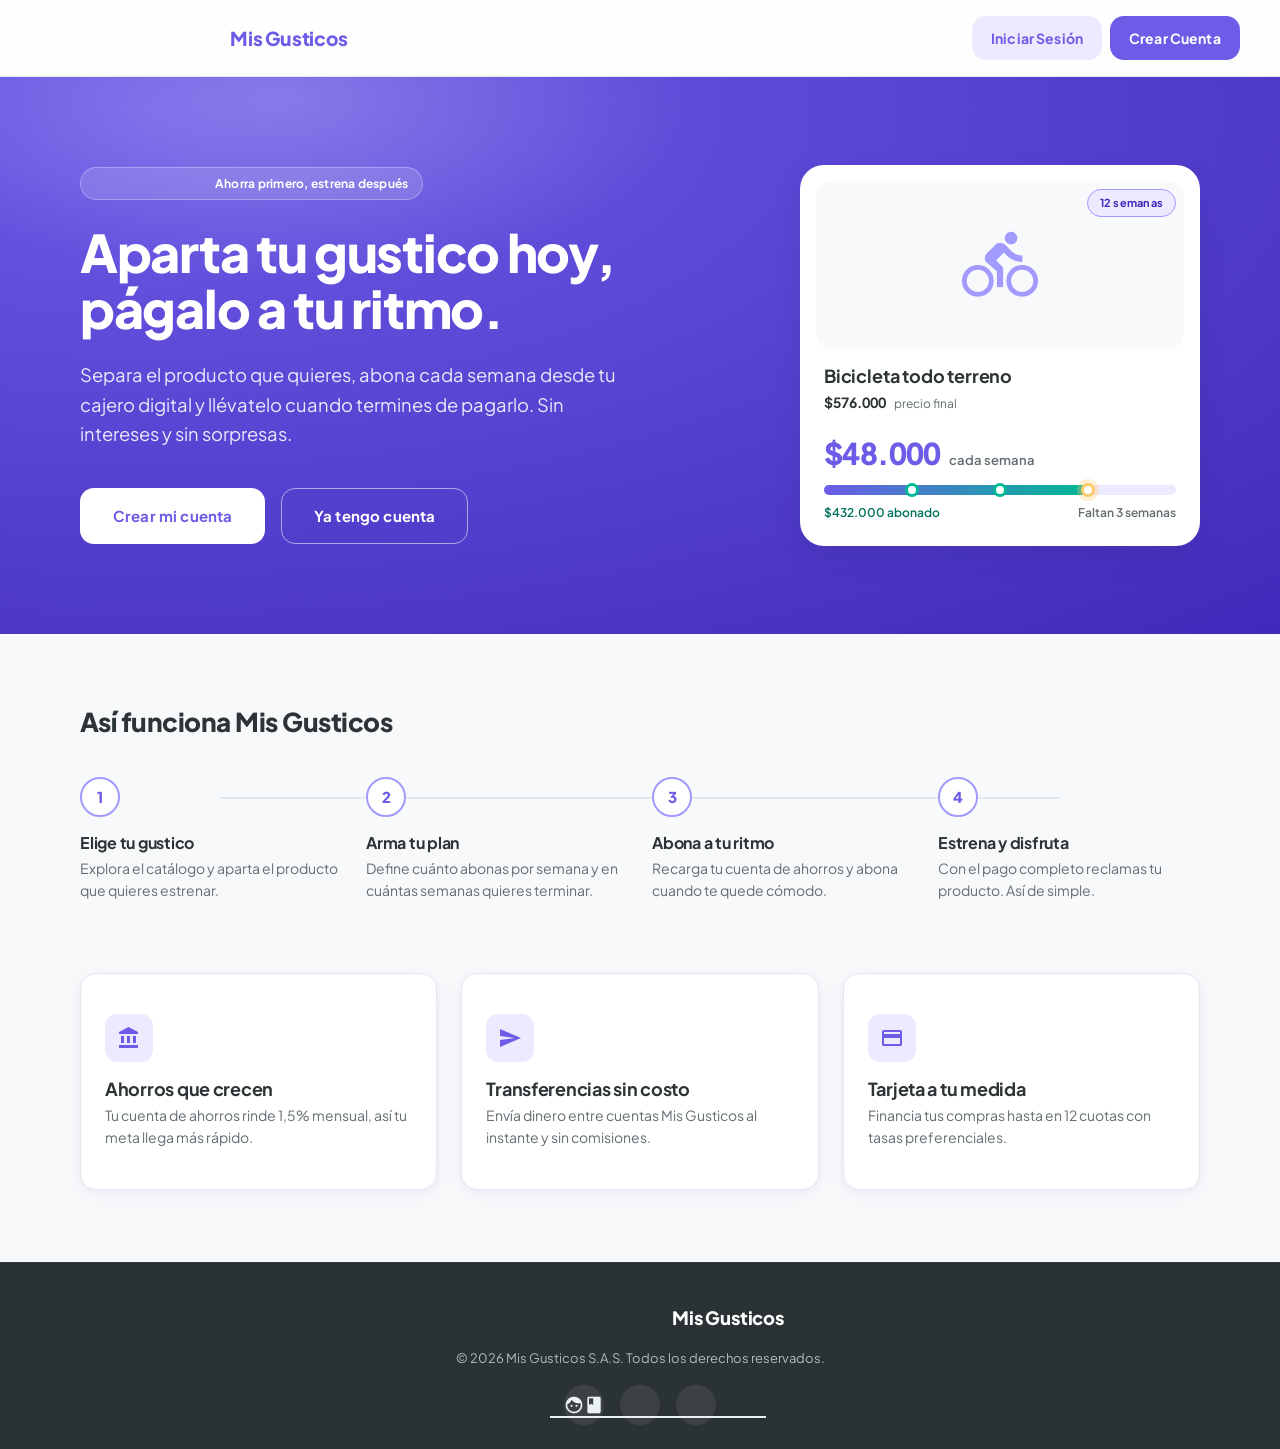
<file: index.html>
<!DOCTYPE html>
<html lang="es">
<head>
    <meta charset="UTF-8">
    <meta name="viewport" content="width=device-width, initial-scale=1.0">
    <title>Mis Gusticos - Banca Digital</title>
    <link rel="preconnect" href="https://fonts.googleapis.com">
    <link rel="preconnect" href="https://fonts.gstatic.com" crossorigin>
    <link href="https://fonts.googleapis.com/css2?family=Plus+Jakarta+Sans:wght@400;500;600;700;800&display=swap" rel="stylesheet">
    <link href="https://fonts.googleapis.com/icon?family=Material+Icons" rel="stylesheet">
    <link rel="stylesheet" href="css/styles.css">
</head>
<body class="landing-page">
    <!-- HEADER -->
    <header id="header">
        <div class="logo">
            <span class="material-icons" aria-hidden="true">savings</span>
            <span>Mis Gusticos</span>
        </div>
        <nav id="nav-menu">
            <a href="iniciarSesion.html" class="btn-secondary">Iniciar Sesión</a>
            <a href="registro.html" class="btn-primary">Crear Cuenta</a>
        </nav>
    </header>

    <!-- HERO -->
    <section id="hero-section" class="hero">
        <div class="hero-inner">
            <div class="hero-copy">
                <span class="hero-badge">
                    <span class="material-icons" aria-hidden="true">savings</span>
                    Ahorra primero, estrena después
                </span>
                <h1>Aparta tu gustico hoy, págalo a tu ritmo.</h1>
                <p>Separa el producto que quieres, abona cada semana desde tu cajero digital y llévatelo cuando termines de pagarlo. Sin intereses y sin sorpresas.</p>
                <div class="hero-buttons">
                    <a href="registro.html" class="btn-primary btn-large">Crear mi cuenta</a>
                    <a href="iniciarSesion.html" class="btn-secondary btn-large">Ya tengo cuenta</a>
                </div>
            </div>

            <div class="hero-visual">
                <article class="goal-card" aria-label="Ejemplo de meta de ahorro">
                    <div class="goal-visual">
                        <span class="material-icons" aria-hidden="true">directions_bike</span>
                        <span class="goal-chip">12 semanas</span>
                    </div>
                    <div class="goal-body">
                        <h2 class="goal-name">Bicicleta todo terreno</h2>
                        <p class="goal-price">
                            <span class="goal-price-amount">$576.000</span>
                            <span class="goal-price-total">precio final</span>
                        </p>
                        <p class="goal-line">
                            <span class="goal-installment">$48.000</span>
                            <span class="goal-installment-label">cada semana</span>
                        </p>
                        <div class="progress-track" role="progressbar" aria-valuenow="75" aria-valuemin="0" aria-valuemax="100" aria-label="Progreso de la meta">
                            <span class="progress-fill" style="width:75%"></span>
                            <span class="progress-dot" style="left:25%"></span>
                            <span class="progress-dot" style="left:50%"></span>
                            <span class="progress-dot is-next" style="left:75%"></span>
                        </div>
                        <div class="goal-foot">
                            <span>$432.000 abonado</span>
                            <span>Faltan 3 semanas</span>
                        </div>
                    </div>
                </article>
            </div>
        </div>
    </section>

    <!-- CÓMO FUNCIONA -->
    <section class="steps" aria-labelledby="steps-title">
        <div class="steps-inner">
            <h2 id="steps-title" class="steps-title">Así funciona Mis Gusticos</h2>
            <ol class="steps-list">
                <li class="step">
                    <span class="step-marker">1</span>
                    <h3>Elige tu gustico</h3>
                    <p>Explora el catálogo y aparta el producto que quieres estrenar.</p>
                </li>
                <li class="step">
                    <span class="step-marker">2</span>
                    <h3>Arma tu plan</h3>
                    <p>Define cuánto abonas por semana y en cuántas semanas quieres terminar.</p>
                </li>
                <li class="step">
                    <span class="step-marker">3</span>
                    <h3>Abona a tu ritmo</h3>
                    <p>Recarga tu cuenta de ahorros y abona cuando te quede cómodo.</p>
                </li>
                <li class="step">
                    <span class="step-marker">4</span>
                    <h3>Estrena y disfruta</h3>
                    <p>Con el pago completo reclamas tu producto. Así de simple.</p>
                </li>
            </ol>
        </div>
    </section>

    <!-- CAPACIDADES -->
    <section id="features" class="features">
        <article class="feature-card">
            <span class="material-icons" aria-hidden="true">account_balance</span>
            <h3>Ahorros que crecen</h3>
            <p>Tu cuenta de ahorros rinde 1,5% mensual, así tu meta llega más rápido.</p>
        </article>
        <article class="feature-card">
            <span class="material-icons" aria-hidden="true">send</span>
            <h3>Transferencias sin costo</h3>
            <p>Envía dinero entre cuentas Mis Gusticos al instante y sin comisiones.</p>
        </article>
        <article class="feature-card">
            <span class="material-icons" aria-hidden="true">credit_card</span>
            <h3>Tarjeta a tu medida</h3>
            <p>Financia tus compras hasta en 12 cuotas con tasas preferenciales.</p>
        </article>
    </section>

    <!-- FOOTER -->
    <footer id="footer">
        <div class="footer-content">
            <div class="footer-brand">
                <span class="material-icons" aria-hidden="true">savings</span>
                <span>Mis Gusticos</span>
            </div>
            <p>© 2026 Mis Gusticos S.A.S. Todos los derechos reservados.</p>
            <div class="social-links">
                <a href="#" aria-label="Facebook"><span class="material-icons" aria-hidden="true">facebook</span></a>
                <a href="#" aria-label="Instagram"><span class="material-icons" aria-hidden="true">instagram</span></a>
                <a href="#" aria-label="Twitter"><span class="material-icons" aria-hidden="true">twitter</span></a>
            </div>
        </div>
    </footer>

    <script src="js/models/Cliente.js"></script>
    <script src="js/models/Cuenta.js"></script>
    <script src="js/models/CuentaAhorros.js"></script>
    <script src="js/models/CuentaCorriente.js"></script>
    <script src="js/models/TarjetaCredito.js"></script>
    <script src="js/services/StorageService.js"></script>
    <script src="js/services/AuthService.js"></script>
    <script src="js/app.js"></script>
</body>
</html>
</file>
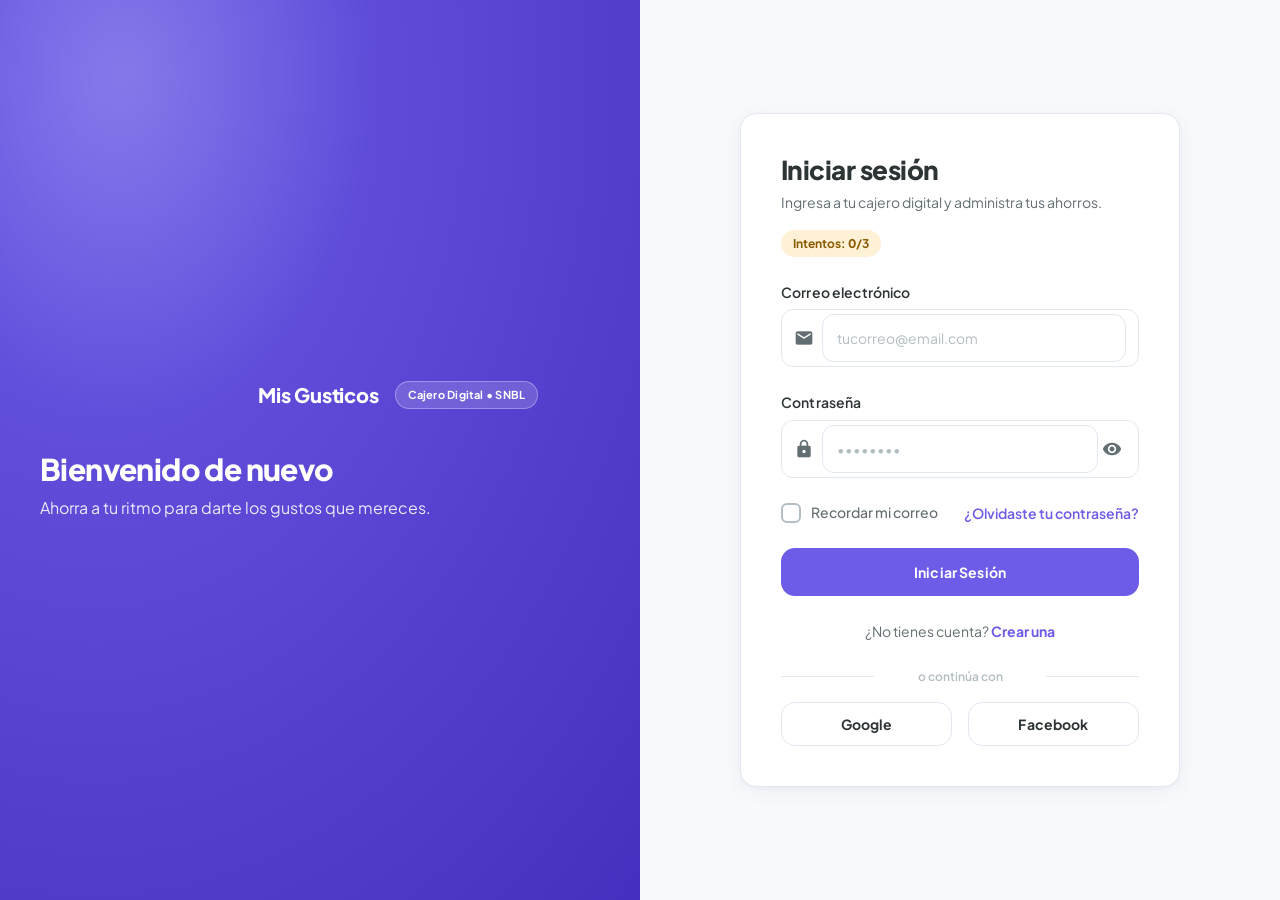
<file: admin.html>
<!DOCTYPE html>
<html lang="es">
<head>
    <meta charset="UTF-8">
    <meta name="viewport" content="width=device-width, initial-scale=1.0">
    <title>Mis Gusticos - Administración</title>
    <link rel="preconnect" href="https://fonts.googleapis.com">
    <link rel="preconnect" href="https://fonts.gstatic.com" crossorigin>
    <link href="https://fonts.googleapis.com/css2?family=Plus+Jakarta+Sans:wght@400;500;600;700;800&display=swap" rel="stylesheet">
    <link href="https://fonts.googleapis.com/icon?family=Material+Icons" rel="stylesheet">
    <link rel="stylesheet" href="css/styles.css">
</head>
<body class="dashboard-page">
    <header class="dashboard-header">
        <div class="header-brand">
            <span class="material-icons">admin_panel_settings</span>
            <span>Administración - Mis Gusticos</span>
        </div>
        <div class="header-user">
            <button id="btn-volver-dashboard" class="btn-secondary">
                <span class="material-icons">arrow_back</span> Volver
            </button>
            <button id="btn-logout" class="btn-logout">
                <span class="material-icons">logout</span> Cerrar sesión
            </button>
        </div>
    </header>

    <main class="dashboard-main">
        <div id="mensaje-admin" class="mensaje-feedback" style="display:none;"></div>

        <section class="admin-section">
            <div class="section-header">
                <h2>Gestión de Usuarios</h2>
                <button id="btn-nuevo-usuario" class="btn-primary">
                    <span class="material-icons">person_add</span> Nuevo Usuario
                </button>
            </div>

            <div id="tabla-usuarios" class="table-container">
                <table class="admin-table">
                    <thead>
                        <tr>
                            <th>Nombre</th>
                            <th>Documento</th>
                            <th>Correo</th>
                            <th>Celular</th>
                            <th>Estado</th>
                            <th>Acciones</th>
                        </tr>
                    </thead>
                    <tbody id="body-tabla-usuarios">
                        <!-- Se llena dinámicamente -->
                    </tbody>
                </table>
            </div>
        </section>
    </main>

    <!-- MODAL: CREAR/EDITAR USUARIO -->
    <div id="modal-usuario" class="modal" style="display:none;">
        <div class="modal-content">
            <div class="modal-header">
                <h3 id="titulo-modal-usuario">Nuevo Usuario</h3>
                <button class="modal-close" data-close="modal-usuario">
                    <span class="material-icons">close</span>
                </button>
            </div>
            <form id="form-usuario">
                <input type="hidden" id="usuario-id">
                <div class="form-group">
                    <label for="usu-nombre">Nombre completo</label>
                    <input type="text" id="usu-nombre" required>
                </div>
                <div class="form-group">
                    <label for="usu-identificacion">Documento</label>
                    <input type="text" id="usu-identificacion" required>
                </div>
                <div class="form-group">
                    <label for="usu-celular">Celular</label>
                    <input type="tel" id="usu-celular" required>
                </div>
                <div class="form-group">
                    <label for="usu-correo">Correo</label>
                    <input type="email" id="usu-correo" required>
                </div>
                <div class="form-group" id="grupo-password">
                    <label for="usu-password">Contraseña</label>
                    <input type="password" id="usu-password" minlength="8">
                    <small id="hint-password">Dejar vacío para no cambiar (al editar)</small>
                </div>
                <div class="modal-actions">
                    <button type="button" class="btn-secondary" data-close="modal-usuario">Cancelar</button>
                    <button type="submit" class="btn-primary">Guardar</button>
                </div>
            </form>
        </div>
    </div>

    <script src="js/models/Cliente.js"></script>
    <script src="js/models/Cuenta.js"></script>
    <script src="js/models/CuentaAhorros.js"></script>
    <script src="js/models/CuentaCorriente.js"></script>
    <script src="js/models/TarjetaCredito.js"></script>
    <script src="js/services/StorageService.js"></script>
    <script src="js/services/AuthService.js"></script>
    <script src="js/controllers/AdminController.js"></script>
    <script src="js/app.js"></script>
</body>
</html>
</file>
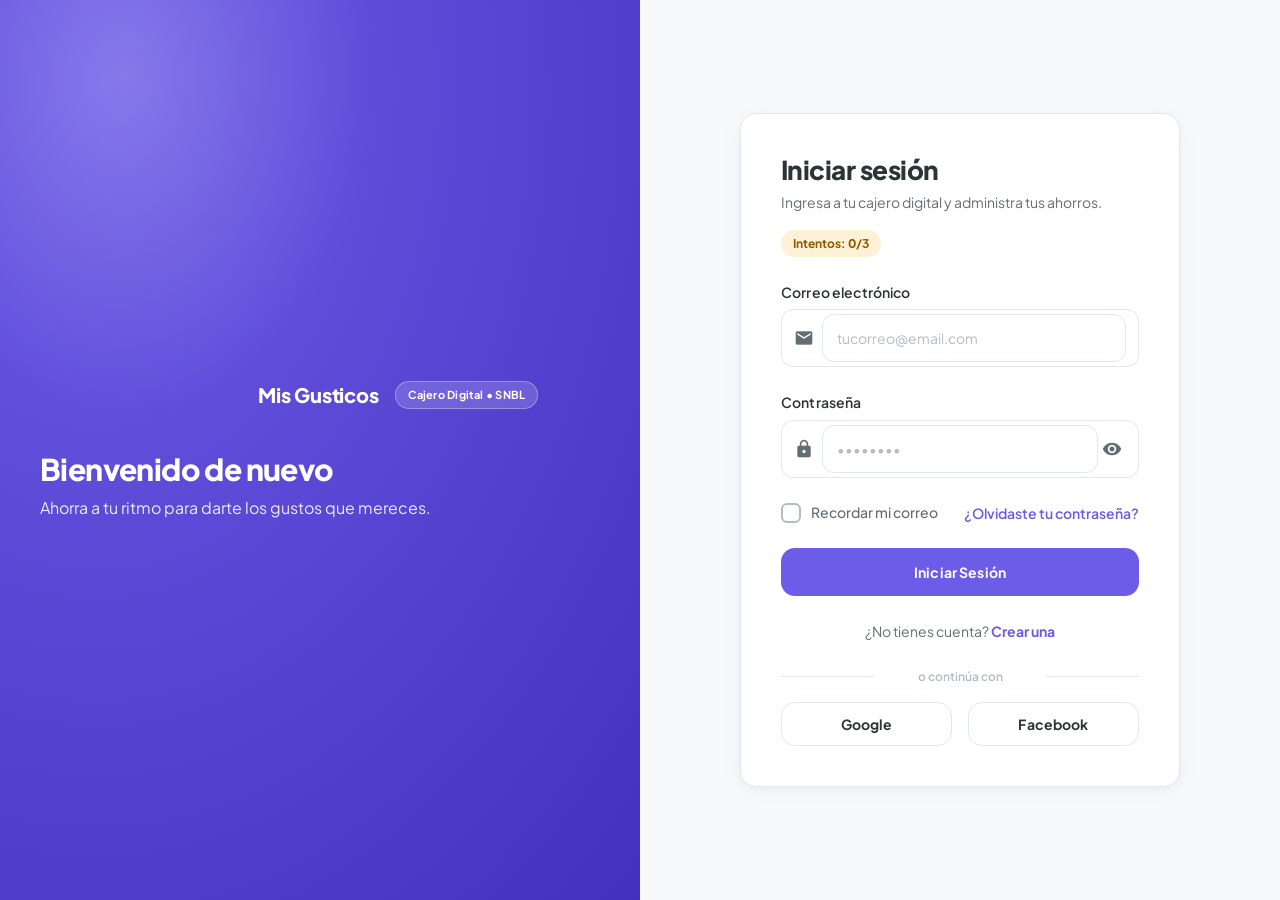
<file: Dashboard.html>
<!DOCTYPE html>
<html lang="es">
<head>
    <meta charset="UTF-8">
    <meta name="viewport" content="width=device-width, initial-scale=1.0">
    <title>Mis Gusticos - Dashboard</title>
    <link rel="preconnect" href="https://fonts.googleapis.com">
    <link rel="preconnect" href="https://fonts.gstatic.com" crossorigin>
    <link href="https://fonts.googleapis.com/css2?family=Plus+Jakarta+Sans:wght@400;500;600;700;800&display=swap" rel="stylesheet">
    <link href="https://fonts.googleapis.com/icon?family=Material+Icons" rel="stylesheet">
    <link rel="stylesheet" href="css/styles.css">
</head>
<body class="dashboard-page">
    <!-- HEADER -->
    <header class="dashboard-header">
        <div class="header-brand">
            <span class="material-icons">account_balance_wallet</span>
            <span>Mis Gusticos</span>
        </div>
        <div class="header-user">
            <span id="nombre-cliente">Hola, Usuario 👋</span>
            <button id="btn-logout" class="btn-logout">
                <span class="material-icons">logout</span>
                Cerrar sesión
            </button>
        </div>
    </header>

    <main class="dashboard-main">
        <!-- MENSAJE FEEDBACK -->
        <div id="mensaje-panel" class="mensaje-feedback" style="display:none;"></div>

        <!-- SALDO DISPONIBLE -->
        <section class="balance-section">
            <!-- DIVISAS: USD | EUR | BTC (las genera exchangeController.js) -->
            <div id="lista-divisas" class="balance-cards currency-cards" aria-label="Saldos en divisas"></div>

            <div id="lista-saldos" class="balance-cards">
                <!-- Las tarjetas de saldo se generan dinámicamente -->
            </div>
        </section>

        <!-- ACCIONES RÁPIDAS -->
        <section class="actions-section">
            <h3>Acciones rápidas</h3>
            <div class="action-buttons">
                <button id="btn-consignar" class="action-button">
                    <span class="material-icons">arrow_downward</span>
                    <span>Consignar</span>
                </button>
                <button id="btn-retirar" class="action-button">
                    <span class="material-icons">arrow_upward</span>
                    <span>Retirar</span>
                </button>
                <button id="btn-transferir" class="action-button">
                    <span class="material-icons">send</span>
                    <span>Transferir</span>
                </button>
                <button id="btn-comprar" class="action-button">
                    <span class="material-icons">shopping_cart</span>
                    <span>Comprar</span>
                </button>
                <button id="btn-exchange" class="action-button">
                    <span class="material-icons">currency_exchange</span>
                    <span>Exchange</span>
                </button>
                <button id="btn-movimientos" class="action-button">
                    <span class="material-icons">receipt_long</span>
                    <span>Movimientos</span>
                </button>
                <button id="btn-perfil" class="action-button">
                    <span class="material-icons">person</span>
                    <span>Perfil</span>
                </button>
            </div>
        </section>

        <!-- MOVIMIENTOS RECIENTES -->
        <section class="movements-section">
            <h3>Movimientos recientes</h3>
            <div class="movements-filter">
                <label for="cuenta-movimientos">Cuenta:</label>
                <select id="cuenta-movimientos">
                    <option value="">Seleccione una cuenta</option>
                </select>
                <button id="btn-ver-movimientos" class="btn-secondary">Ver</button>
            </div>
            <div id="lista-movimientos" class="movements-list">
                <p class="empty-state">
                    Realiza tu primera operación para ver el historial.
                </p>
            </div>
        </section>
    </main>

    <!-- MODAL: CONSIGNAR -->
    <div id="modal-consignar" class="modal" style="display:none;">
        <div class="modal-content">
            <div class="modal-header">
                <h3>Consignar dinero</h3>
                <button class="modal-close" data-close="modal-consignar">
                    <span class="material-icons">close</span>
                </button>
            </div>
            <form id="form-consignar">
                <div class="form-group">
                    <label for="cuenta-consignar">Cuenta destino</label>
                    <select id="cuenta-consignar" required>
                        <option value="">Seleccione una cuenta</option>
                    </select>
                </div>
                <div class="form-group">
                    <label for="monto-consignar">Monto (COP)</label>
                    <input type="number" id="monto-consignar" min="100" step="100" 
                           placeholder="$ 0" required>
                </div>
                <button type="submit" class="btn-primary">Confirmar consignación</button>
            </form>
        </div>
    </div>

    <!-- MODAL: RETIRAR -->
    <div id="modal-retirar" class="modal" style="display:none;">
        <div class="modal-content">
            <div class="modal-header">
                <h3>Retirar dinero</h3>
                <button class="modal-close" data-close="modal-retirar">
                    <span class="material-icons">close</span>
                </button>
            </div>
            <form id="form-retirar">
                <div class="form-group">
                    <label for="cuenta-retirar">Cuenta origen</label>
                    <select id="cuenta-retirar" required>
                        <option value="">Seleccione una cuenta</option>
                    </select>
                </div>
                <div class="form-group">
                    <label for="monto-retirar">Monto (COP)</label>
                    <input type="number" id="monto-retirar" min="100" step="100" 
                           placeholder="$ 0" required>
                </div>
                <div id="info-sobregiro" class="info-box" style="display:none;">
                    <span class="material-icons">info</span>
                    <span>Cuenta corriente permite 20% de sobregiro</span>
                </div>
                <button type="submit" class="btn-primary">Confirmar retiro</button>
            </form>
        </div>
    </div>

    <!-- MODAL: TRANSFERIR -->
    <div id="modal-transferir" class="modal" style="display:none;">
        <div class="modal-content">
            <div class="modal-header">
                <h3>Transferir dinero</h3>
                <button class="modal-close" data-close="modal-transferir">
                    <span class="material-icons">close</span>
                </button>
            </div>
            <form id="form-transferir">
                <div class="form-group">
                    <label for="cuenta-origen">Cuenta origen</label>
                    <select id="cuenta-origen" required>
                        <option value="">Seleccione una cuenta</option>
                    </select>
                </div>
                <div class="form-group">
                    <label for="cuenta-destino">Cuenta destino (número)</label>
                    <input type="text" id="cuenta-destino" required 
                           placeholder="CTA-XXXXX">
                </div>
                <div class="form-group">
                    <label for="monto-transferir">Monto (COP)</label>
                    <input type="number" id="monto-transferir" min="100" step="100" 
                           placeholder="$ 0" required> <!--step="100"-->
                </div>
                <button type="submit" class="btn-primary">Confirmar envío</button>
            </form>
        </div>
    </div>

    <!-- MODAL: COMPRAR CON TARJETA -->
    <div id="modal-comprar" class="modal" style="display:none;">
        <div class="modal-content">
            <div class="modal-header">
                <h3>Comprar con tarjeta de crédito</h3>
                <button class="modal-close" data-close="modal-comprar">
                    <span class="material-icons">close</span>
                </button>
            </div>
            <form id="form-comprar">
                <div class="form-group">
                    <label for="cuenta-comprar">Tarjeta de crédito</label>
                    <select id="cuenta-comprar" required>
                        <option value="">Seleccione una tarjeta</option>
                    </select>
                </div>
                <div class="form-group">
                    <label for="monto-comprar">Monto (COP)</label>
                    <input type="number" id="monto-comprar" min="100" step="100" 
                           placeholder="$ 0" required>
                </div>
                <div class="form-group">
                    <label for="cuotas-comprar">Número de cuotas</label>
                    <select id="cuotas-comprar" required>
                        <option value="1">1 cuota (0% interés)</option>
                        <option value="2">2 cuotas (0% interés)</option>
                        <option value="3">3 cuotas (1.9% mensual)</option>
                        <option value="6">6 cuotas (1.9% mensual)</option>
                        <option value="9">9 cuotas (2.3% mensual)</option>
                        <option value="12">12 cuotas (2.3% mensual)</option>
                    </select>
                </div>
                <div id="resultado-cuota" class="info-box" style="display:none;">
                    <strong>Cuota mensual estimada:</strong>
                    <span id="valor-cuota">$0</span>
                </div>
                <button type="submit" class="btn-primary">Confirmar compra</button>
            </form>
        </div>
    </div>

    <!-- MODAL: EXCHANGE DE DIVISAS -->
    <div id="modal-exchange" class="modal" style="display:none;">
        <div class="modal-content">
            <div class="modal-header">
                <h3>Exchange de divisas</h3>
                <button class="modal-close" data-close="modal-exchange">
                    <span class="material-icons">close</span>
                </button>
            </div>
            <form id="form-exchange" novalidate>
                <div class="form-group">
                    <label for="exchange-origen">Desde</label>
                    <select id="exchange-origen" required></select>
                </div>
                <div class="form-group">
                    <label for="exchange-destino">Hacia</label>
                    <select id="exchange-destino" required></select>
                </div>
                <div class="form-group">
                    <label for="exchange-monto">Monto a cambiar (COP)</label>
                    <input type="number" id="exchange-monto" min="0" step="0.01"
                           placeholder="0" required>
                    <small>Disponible: $ 0,00</small>
                </div>
                <div class="exchange-preview" aria-live="polite">
                    <div class="exchange-preview-side">
                        <span class="exchange-preview-label">Valor actual</span>
                        <strong data-preview="actual">$ 0,00</strong>
                        <small data-preview="actual-cop"></small>
                    </div>
                    <span class="material-icons exchange-preview-arrow">arrow_forward</span>
                    <div class="exchange-preview-side">
                        <span class="exchange-preview-label">Recibirás</span>
                        <strong data-preview="futuro">—</strong>
                        <small data-preview="futuro-cop"></small>
                    </div>
                    <div class="exchange-preview-footer">
                        <span data-preview="tasa"></span>
                        <span data-preview="saldo-despues"></span>
                    </div>
                </div>
                <button type="submit" class="btn-primary" disabled>Confirmar exchange</button>
            </form>
        </div>
    </div>

    <!-- MODAL: MOVIMIENTOS -->
    <div id="modal-movimientos" class="modal" style="display:none;">
        <div class="modal-content modal-large">
            <div class="modal-header">
                <h3>Historial de movimientos</h3>
                <button class="modal-close" data-close="modal-movimientos">
                    <span class="material-icons">close</span>
                </button>
            </div>
            <div id="lista-movimientos-modal" class="movements-list"></div>
        </div>
    </div>

    <script src="js/models/Cliente.js"></script>
    <script src="js/models/Cuenta.js"></script>
    <script src="js/models/CuentaAhorros.js"></script>
    <script src="js/models/CuentaCorriente.js"></script>
    <script src="js/models/TarjetaCredito.js"></script>
    <script src="js/models/Transaction.js"></script>
    <script src="js/services/StorageService.js"></script>
    <script src="js/services/AuthService.js"></script>
    <script src="js/services/TransactionService.js"></script>
    <script src="js/services/currencyService.js"></script>
    <script src="js/controllers/AuthController.js"></script>
    <script src="js/controllers/TransactionController.js"></script>
    <script src="js/controllers/exchangeController.js"></script>
    <script src="js/controllers/ProfileController.js"></script>
    <script src="js/app.js"></script>
</body>
</html>
</file>
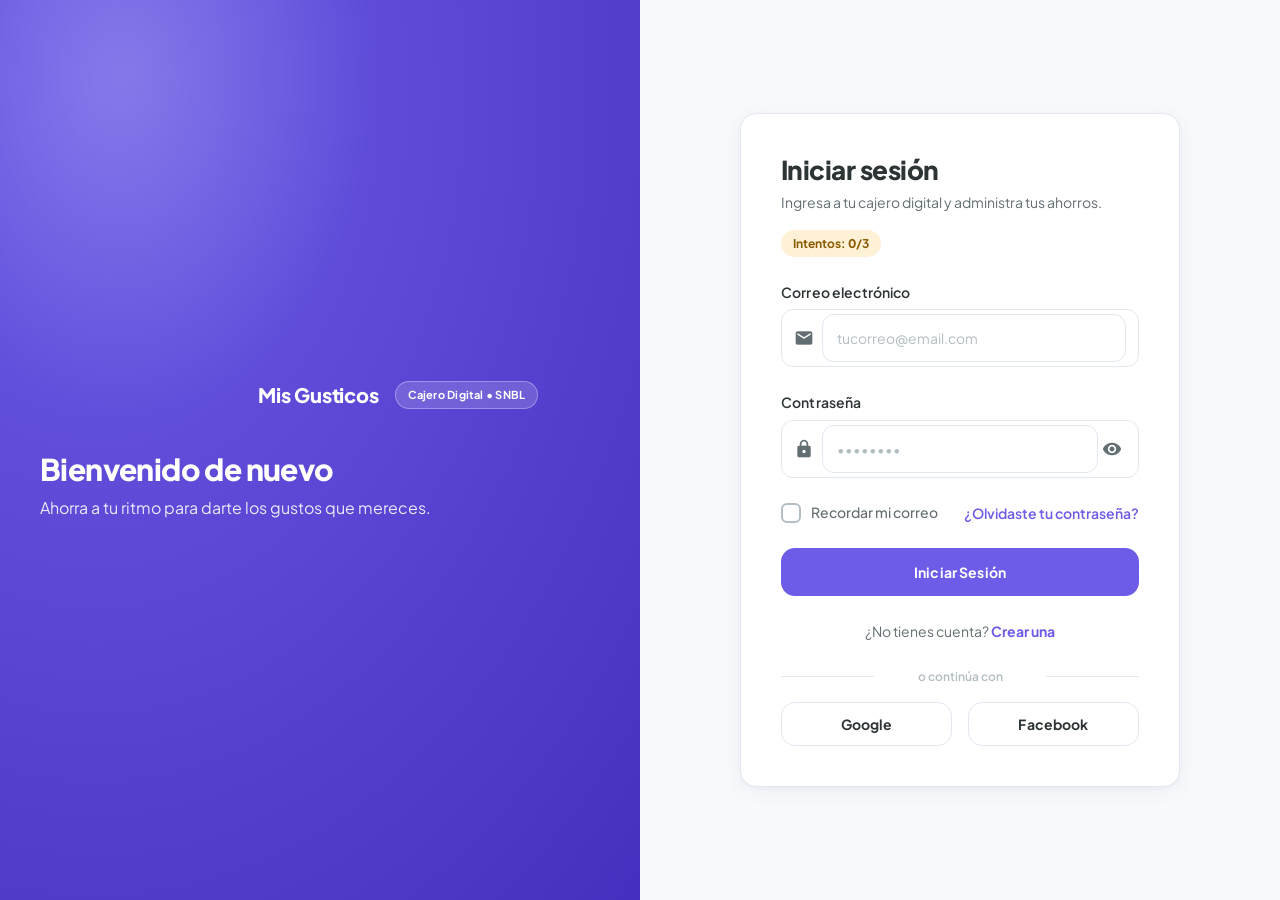
<file: iniciarSesion.html>
<!DOCTYPE html>
<html lang="es">
<head>
    <meta charset="UTF-8">
    <meta name="viewport" content="width=device-width, initial-scale=1.0">
    <title>Mis Gusticos - Iniciar Sesión</title>
    <link rel="preconnect" href="https://fonts.googleapis.com">
    <link rel="preconnect" href="https://fonts.gstatic.com" crossorigin>
    <link href="https://fonts.googleapis.com/css2?family=Plus+Jakarta+Sans:wght@400;500;600;700;800&display=swap" rel="stylesheet">
    <link href="https://fonts.googleapis.com/icon?family=Material+Icons" rel="stylesheet">
    <link rel="stylesheet" href="css/styles.css">
</head>
<body class="auth-page">
    <!-- SIDEBAR IZQUIERDO (diseño original) -->
    <aside class="auth-sidebar">
        <div class="sidebar-brand">
            <span class="material-icons">savings</span>
            <span>Mis Gusticos</span>
            <span class="badge">Cajero Digital • SNBL</span>
        </div>
        <div class="sidebar-content">
            <h2>Bienvenido de nuevo</h2>
            <p>Ahorra a tu ritmo para darte los gustos que mereces.</p>
        </div>
    </aside>

    <!-- FORMULARIO LOGIN -->
    <main class="auth-main">
        <div class="auth-card">
            <h2>Iniciar sesión</h2>
            <p>Ingresa a tu cajero digital y administra tus ahorros.</p>

            <!-- MENSAJE DE FEEDBACK -->
            <div id="mensaje-feedback" class="mensaje-feedback" style="display:none;"></div>

            <!-- CONTADOR DE INTENTOS -->
            <div id="contador-intentos" class="intentos-counter">
                Intentos: <span id="intentos-numero">0</span>/3
            </div>

            <form id="form-login" autocomplete="off">
                <!-- CORREO -->
                <div class="form-group">
                    <label for="login-usuario">Correo electrónico</label>
                    <div class="input-with-icon">
                        <span class="material-icons">mail</span>
                        <input type="email" id="login-usuario" name="usuario" 
                               placeholder="tucorreo@email.com" required>
                    </div>
                    <span class="error-msg" id="error-usuario" style="display:none;">
                        Por favor ingresa un correo válido
                    </span>
                </div>

                <!-- CONTRASEÑA -->
                <div class="form-group">
                    <label for="login-password">Contraseña</label>
                    <div class="input-with-icon">
                        <span class="material-icons">lock</span>
                        <input type="password" id="login-password" name="password" 
                               placeholder="••••••••" required>
                        <button type="button" class="toggle-password" id="toggle-password">
                            <span class="material-icons">visibility</span>
                        </button>
                    </div>
                    <span class="error-msg" id="error-password" style="display:none;">
                        La contraseña es requerida
                    </span>
                </div>

                <!-- RECORDAR -->
                <div class="form-options">
                    <label class="checkbox-label">
                        <input type="checkbox" id="recordar-correo">
                        Recordar mi correo
                    </label>
                    <a href="#" class="link-forgot">¿Olvidaste tu contraseña?</a>
                </div>

                <button type="submit" class="btn-primary btn-submit" id="btn-login">
                    Iniciar Sesión
                </button>
            </form>

            <p class="auth-switch">
                ¿No tienes cuenta? <a href="registro.html">Crear una</a>
            </p>

            <div class="social-login">
                <p>o continúa con</p>
                <div class="social-buttons">
                    <button class="btn-social">Google</button>
                    <button class="btn-social">Facebook</button>
                </div>
            </div>
        </div>
    </main>

    <script src="js/models/Cliente.js"></script>
    <script src="js/models/Cuenta.js"></script>
    <script src="js/models/CuentaAhorros.js"></script>
    <script src="js/models/CuentaCorriente.js"></script>
    <script src="js/models/TarjetaCredito.js"></script>
    <script src="js/services/StorageService.js"></script>
    <script src="js/services/AuthService.js"></script>
    <script src="js/controllers/AuthController.js"></script>
    <script src="js/app.js"></script>
</body>
</html>
</file>
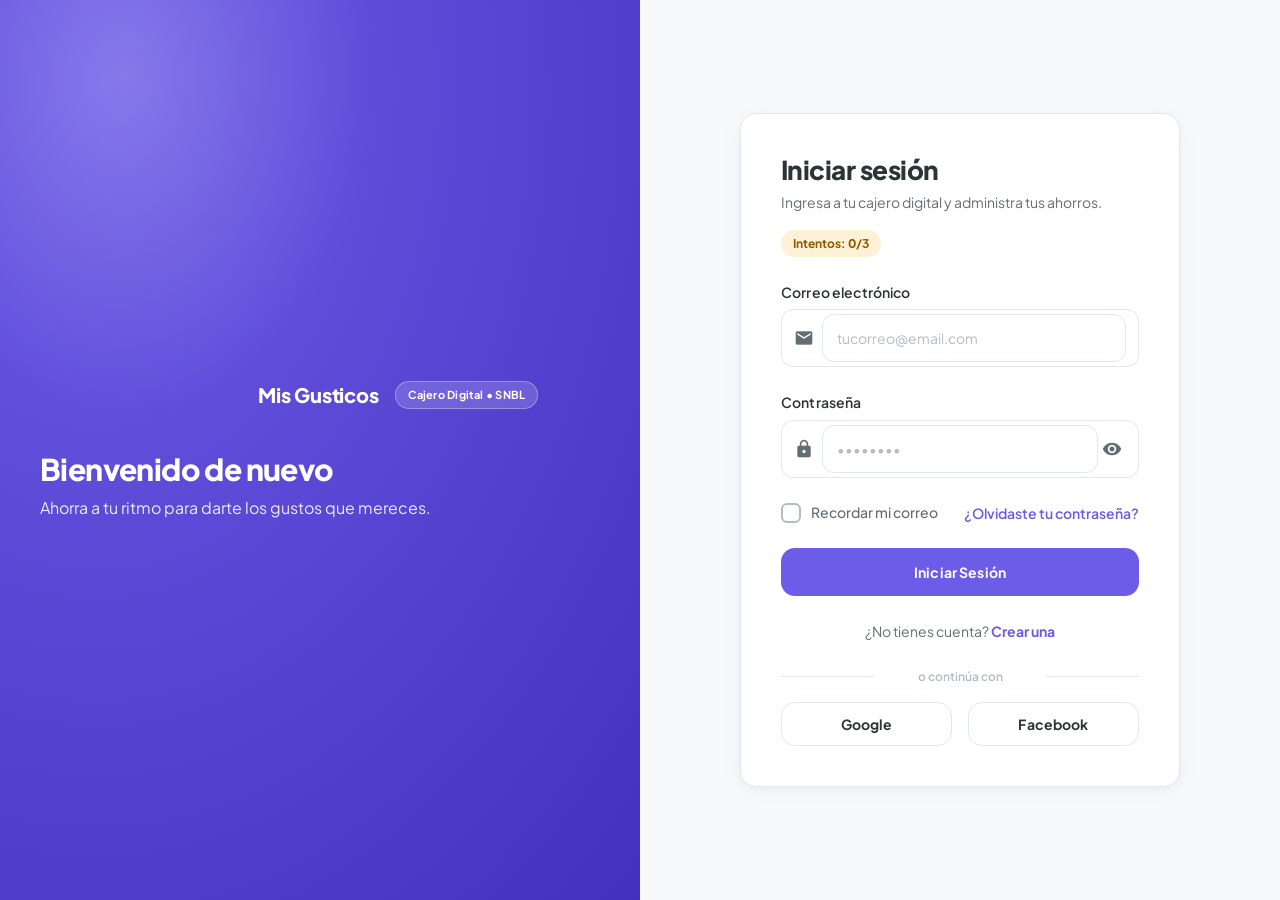
<file: perfil.html>
<!DOCTYPE html>
<html lang="es">
<head>
    <meta charset="UTF-8">
    <meta name="viewport" content="width=device-width, initial-scale=1.0">
    <title>Mis Gusticos - Mi Perfil</title>
    <link rel="preconnect" href="https://fonts.googleapis.com">
    <link rel="preconnect" href="https://fonts.gstatic.com" crossorigin>
    <link href="https://fonts.googleapis.com/css2?family=Plus+Jakarta+Sans:wght@400;500;600;700;800&display=swap" rel="stylesheet">
    <link href="https://fonts.googleapis.com/icon?family=Material+Icons" rel="stylesheet">
    <link rel="stylesheet" href="css/styles.css">
</head>
<body class="dashboard-page">
    <header class="dashboard-header">
        <div class="header-brand">
            <span class="material-icons">person</span>
            <span>Mi Perfil</span>
        </div>
        <div class="header-user">
            <button id="btn-volver-dashboard" class="btn-secondary">
                <span class="material-icons">arrow_back</span> Volver
            </button>
            <button id="btn-logout" class="btn-logout">
                <span class="material-icons">logout</span> Cerrar sesión
            </button>
        </div>
    </header>

    <main class="dashboard-main">
        <div id="mensaje-perfil" class="mensaje-feedback" style="display:none;"></div>

        <!-- EDITAR DATOS PERSONALES -->
        <section class="profile-section">
            <h3><span class="material-icons">edit</span> Datos Personales</h3>
            <form id="form-editar-perfil">
                <div class="form-group">
                    <label for="perfil-identificacion">Documento</label>
                    <input type="text" id="perfil-identificacion" readonly class="input-readonly">
                </div>
                <div class="form-group">
                    <label for="perfil-usuario">Correo electrónico</label>
                    <input type="email" id="perfil-usuario" readonly class="input-readonly">
                </div>
                <div class="form-group">
                    <label for="perfil-nombre">Nombre completo</label>
                    <input type="text" id="perfil-nombre" required>
                </div>
                <div class="form-group">
                    <label for="perfil-celular">Celular</label>
                    <input type="tel" id="perfil-celular" required>
                </div>
                <button type="submit" class="btn-primary">
                    <span class="material-icons">save</span> Guardar cambios
                </button>
            </form>
        </section>

        <!-- CAMBIAR CONTRASEÑA -->
        <section class="profile-section">
            <h3><span class="material-icons">security</span> Cambiar Contraseña</h3>
            <form id="form-cambiar-password">
                <div class="form-group">
                    <label for="password-actual">Contraseña actual</label>
                    <input type="password" id="password-actual" required>
                </div>
                <div class="form-group">
                    <label for="password-nueva">Nueva contraseña</label>
                    <input type="password" id="password-nueva" minlength="8" required>
                    <small>Mínimo 8 caracteres</small>
                </div>
                <div class="form-group">
                    <label for="password-confirm">Confirmar nueva contraseña</label>
                    <input type="password" id="password-confirm" minlength="8" required>
                </div>
                <button type="submit" class="btn-primary">
                    <span class="material-icons">lock_reset</span> Cambiar contraseña
                </button>
            </form>
        </section>
    </main>

    <script src="js/models/Cliente.js"></script>
    <script src="js/models/Cuenta.js"></script>
    <script src="js/models/CuentaAhorros.js"></script>
    <script src="js/models/CuentaCorriente.js"></script>
    <script src="js/models/TarjetaCredito.js"></script>
    <script src="js/services/StorageService.js"></script>
    <script src="js/services/AuthService.js"></script>
    <script src="js/controllers/ProfileController.js"></script>
    <script src="js/app.js"></script>
</body>
</html>
</file>
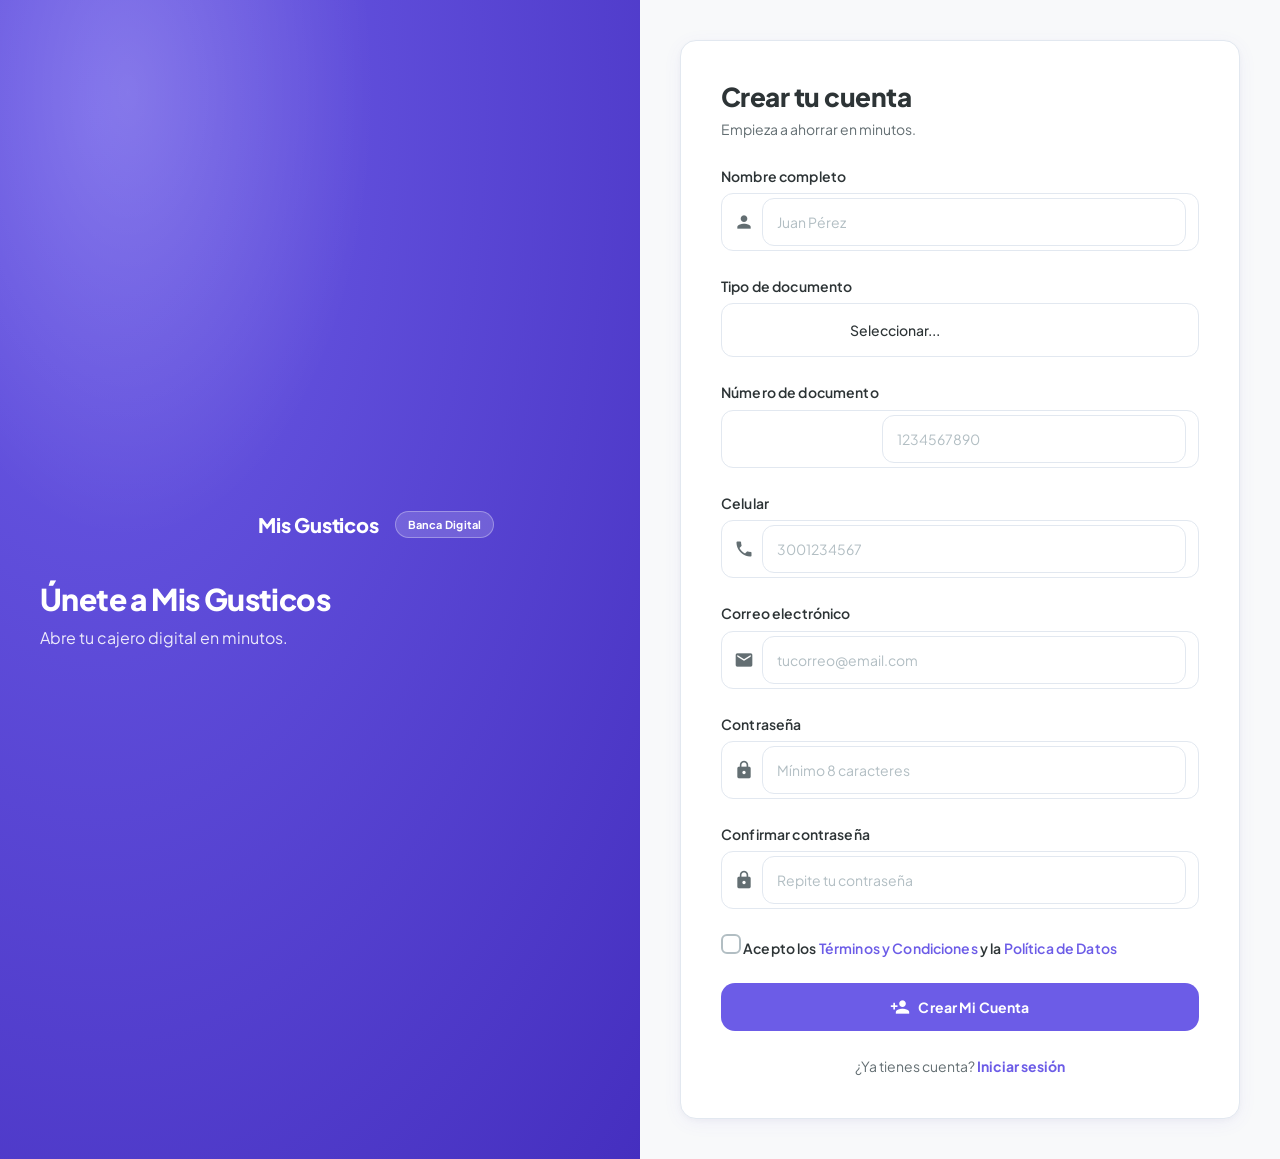
<file: registro.html>
<!DOCTYPE html>
<html lang="es">

<head>
    <meta charset="UTF-8">
    <meta name="viewport" content="width=device-width, initial-scale=1.0">
    <title>Mis Gusticos - Crear Cuenta</title>
    <link rel="preconnect" href="https://fonts.googleapis.com">
    <link rel="preconnect" href="https://fonts.gstatic.com" crossorigin>
    <link href="https://fonts.googleapis.com/css2?family=Plus+Jakarta+Sans:wght@400;500;600;700;800&display=swap" rel="stylesheet">
    <link href="https://fonts.googleapis.com/icon?family=Material+Icons" rel="stylesheet">
    <link rel="stylesheet" href="css/styles.css">
</head>

<body class="auth-page">
    <aside class="auth-sidebar">
        <div class="sidebar-brand">
            <span class="material-icons">savings</span>
            <span>Mis Gusticos</span>
            <span class="badge">Banca Digital</span>
        </div>
        <div class="sidebar-content">
            <h2>Únete a Mis Gusticos</h2>
            <p>Abre tu cajero digital en minutos.</p>
        </div>
    </aside>

    <main class="auth-main">
        <div class="auth-card auth-card-large">
            <h2>Crear tu cuenta</h2>
            <p>Empieza a ahorrar en minutos.</p>

            <!-- MENSAJE FEEDBACK -->
            <div id="mensaje-feedback" class="mensaje-feedback" style="display:none;"></div>

            <!-- MENSAJE ÉXITO (oculto inicialmente) -->
            <div id="mensaje-exito" class="mensaje-success-box" style="display:none;">
                <span class="material-icons">check_circle</span>
                <h3>¡Cuenta creada correctamente!</h3>
                <p>Ya puedes iniciar sesión con tu correo y contraseña.</p>
                <a href="iniciarSesion.html" class="btn-primary">Ir a iniciar sesión</a>
            </div>

            <form id="form-registro">
                <!-- NOMBRE -->
                <div class="form-group">
                    <label for="reg-nombre">Nombre completo</label>
                    <div class="input-with-icon">
                        <span class="material-icons">person</span>
                        <input type="text" id="reg-nombre" required placeholder="Juan Pérez">
                    </div>
                </div>

                <!-- TIPO DOCUMENTO -->
                <div class="form-group">
                    <label for="reg-tipo-doc">Tipo de documento</label>
                    <div class="input-with-icon">
                        <span class="material-icons">badge</span>
                        <select id="reg-tipo-doc" required>
                            <option value="">Seleccionar...</option>
                            <option value="CC">Cédula de Ciudadanía</option>
                            <option value="CE">Cédula de Extranjería</option>
                            <option value="PAS">Pasaporte</option>
                            <option value="NIT">NIT</option>
                        </select>
                    </div>
                </div>

                <!-- NÚMERO DOCUMENTO -->
                <div class="form-group">
                    <label for="reg-identificacion">Número de documento</label>
                    <div class="input-with-icon">
                        <span class="material-icons">numbers</span>
                        <input type="text" id="reg-identificacion" required placeholder="1234567890">
                    </div>
                </div>

                <!-- CELULAR -->
                <div class="form-group">
                    <label for="reg-celular">Celular</label>
                    <div class="input-with-icon">
                        <span class="material-icons">phone</span>
                        <input type="tel" id="reg-celular" required placeholder="3001234567">
                    </div>
                </div>

                <!-- CORREO (usuario) -->
                <div class="form-group">
                    <label for="reg-usuario">Correo electrónico</label>
                    <div class="input-with-icon">
                        <span class="material-icons">mail</span>
                        <input type="email" id="reg-usuario" required placeholder="tucorreo@email.com">
                    </div>
                </div>

                <!-- CONTRASEÑA -->
                <div class="form-group">
                    <label for="reg-password">Contraseña</label>
                    <div class="input-with-icon">
                        <span class="material-icons">lock</span>
                        <input type="password" id="reg-password" required placeholder="Mínimo 8 caracteres"
                            minlength="8">
                    </div>
                </div>

                <!-- CONFIRMAR CONTRASEÑA -->
                <div class="form-group">
                    <label for="reg-password-confirm">Confirmar contraseña</label>
                    <div class="input-with-icon">
                        <span class="material-icons">lock</span>
                        <input type="password" id="reg-password-confirm" required placeholder="Repite tu contraseña">
                    </div>
                </div>

                <!-- TÉRMINOS -->
                <div class="form-group">
                    <label class="checkbox-label">
                        <input type="checkbox" id="reg-terminos" required>
                        Acepto los <a href="#">Términos y Condiciones</a> y la
                        <a href="#">Política de Datos</a>
                    </label>
                </div>

                <button type="submit" class="btn-primary btn-submit">
                    <span class="material-icons" aria-hidden="true">person_add</span>
                    Crear Mi Cuenta
                </button>
            </form>

            <p class="auth-switch">
                ¿Ya tienes cuenta? <a href="iniciarSesion.html">Iniciar sesión</a>
            </p>
        </div>
    </main>

    <script src="js/models/Cliente.js"></script>
    <script src="js/models/Cuenta.js"></script>
    <script src="js/models/CuentaAhorros.js"></script>
    <script src="js/models/CuentaCorriente.js"></script>
    <script src="js/models/TarjetaCredito.js"></script>
    <script src="js/services/StorageService.js"></script>
    <script src="js/services/AuthService.js"></script>
    <script src="js/controllers/AuthController.js"></script>
    <script src="js/app.js"></script>
</body>

</html>
</file>
<file: css/styles.css>
/* ============================================================================
   Mis Gusticos — Playful Financial Freedom
   Sistema de diseño (ver DESIGN.md): soft-fintech + celebración de disciplina.
   ============================================================================ */

/* === TOKENS === */
:root {
    /* Marca y acentos */
    --primary: #6C5CE7;
    --primary-hover: #5644D6;
    --primary-deep: #4029BA;
    --primary-tint: #EDE9FE;
    --primary-tint-med: #A29BFE;

    --savings: #00B894;
    --savings-hover: #00A183;
    --savings-ink: #00725B;
    --mint: #E6FBF5;

    --milestone: #FDCB6E;
    --milestone-ink: #8A5A00;

    /* Neutros */
    --bg: #F8F9FA;
    --surface: #FFFFFF;
    --surface-2: #F1F3F5;
    --text: #2D3436;
    --text-secondary: #636E72;
    --muted: #B2BEC3;
    --border: #E2E8F0;

    /* Estados */
    --error: #BA1A1A;
    --error-container: #FFDAD6;
    --on-error-container: #93000A;

    /* Elevación */
    --shadow-1: 0 4px 20px -2px rgba(108, 92, 231, 0.08), 0 2px 6px -1px rgba(45, 52, 54, 0.04);
    --shadow-2: 0 12px 32px -4px rgba(45, 52, 54, 0.12), 0 4px 12px -2px rgba(108, 92, 231, 0.08);
    --glow-savings: 0 0 0 4px var(--mint), 0 4px 16px rgba(0, 184, 148, 0.2);
    --ring: 0 0 0 3px rgba(108, 92, 231, 0.16);

    /* Radios */
    --radius-sm: 4px;
    --radius: 8px;
    --radius-md: 12px;
    --radius-lg: 16px;
    --radius-xl: 24px;
    --radius-full: 9999px;

    /* Espaciado (8pt) */
    --space-xs: 0.25rem;
    --space-sm: 0.5rem;
    --space-md: 1rem;
    --space-lg: 1.5rem;
    --space-xl: 2.5rem;

    --font: 'Plus Jakarta Sans', -apple-system, BlinkMacSystemFont, 'Segoe UI', Roboto, sans-serif;
}

/* === RESET / BASE === */
* { margin: 0; padding: 0; box-sizing: border-box; }
html { scroll-behavior: smooth; -webkit-text-size-adjust: 100%; }
body {
    font-family: var(--font);
    font-size: 16px;
    line-height: 1.6;
    color: var(--text);
    background: var(--bg);
    text-rendering: optimizeLegibility;
    -webkit-font-smoothing: antialiased;
    -moz-osx-font-smoothing: grayscale;
}
img, svg { max-width: 100%; display: block; }
h1, h2, h3, h4 { line-height: 1.2; letter-spacing: -0.015em; color: var(--text); }
p { color: var(--text-secondary); }
a { color: var(--primary); }
.material-icons { -webkit-font-feature-settings: 'liga'; font-feature-settings: 'liga'; }

/* Tipografía numérica: ancla de escaneo para cifras */
.numeric {
    font-weight: 800;
    letter-spacing: -0.02em;
    font-variant-numeric: tabular-nums;
}

/* === FOCO (accesibilidad) === */
:focus { outline: none; }
/* Los campos ya usan borde + anillo en :focus, así que solo los controles
   no textuales reciben contorno explícito para el foco por teclado. */
a:focus-visible,
button:focus-visible,
[tabindex]:focus-visible {
    outline: 2px solid var(--primary);
    outline-offset: 2px;
    border-radius: var(--radius);
}

/* === BOTONES === */
.btn-primary,
.btn-secondary,
.btn-logout,
.btn-social {
    display: inline-flex;
    align-items: center;
    justify-content: center;
    gap: var(--space-sm);
    font-family: inherit;
    font-size: 14px;
    font-weight: 700;
    line-height: 1.2;
    letter-spacing: 0.01em;
    text-decoration: none;
    cursor: pointer;
    border: 1px solid transparent;
    border-radius: 14px;
    min-height: 48px;
    padding: 0 24px;
    transition: transform 160ms ease, box-shadow 160ms ease, background 160ms ease, color 160ms ease, border-color 160ms ease;
    will-change: transform;
}
.btn-primary { background: var(--primary); color: #fff; }
.btn-primary:hover { background: var(--primary-hover); transform: translateY(-1px); box-shadow: var(--shadow-1); }
.btn-primary:active { transform: translateY(0); box-shadow: none; }

.btn-secondary {
    background: var(--primary-tint);
    color: var(--primary);
    border-color: transparent;
}
.btn-secondary:hover { background: #E0DAFB; transform: translateY(-1px); }
.btn-secondary:active { transform: translateY(0); }

.btn-large { min-height: 56px; padding: 0 32px; font-size: 15px; }
.btn-submit { width: 100%; }
.btn-primary .material-icons,
.btn-secondary .material-icons,
.btn-logout .material-icons,
.btn-social .material-icons { font-size: 20px; }

/* Botón de fortaleza de ahorro (acción positiva) */
.btn-savings {
    background: var(--savings);
    color: #fff;
}
.btn-savings:hover { background: var(--savings-hover); }

/* === FORMULARIOS === */
.form-group { margin-bottom: var(--space-lg); }
.form-group label {
    display: block;
    margin-bottom: 6px;
    font-size: 14px;
    font-weight: 600;
    letter-spacing: 0.01em;
    color: var(--text);
}
.form-group small { display: block; margin-top: 6px; font-size: 12px; color: var(--text-secondary); }

input:not([type="checkbox"]):not([type="radio"]),
select,
textarea {
    width: 100%;
    min-height: 48px;
    padding: 0 14px;
    font-family: inherit;
    font-size: 14px;
    font-weight: 500;
    color: var(--text);
    background: var(--surface);
    border: 1px solid var(--border);
    border-radius: 12px;
    transition: border-color 160ms ease, box-shadow 160ms ease, background 160ms ease;
}
textarea { padding: 12px 14px; }
input::placeholder, textarea::placeholder { color: var(--muted); font-weight: 400; }
input:not([type="checkbox"]):not([type="radio"]):focus,
select:focus,
textarea:focus {
    border-color: var(--primary);
    box-shadow: var(--ring);
}
select {
    appearance: none;
    -webkit-appearance: none;
    background-image: url("data:image/svg+xml,%3Csvg xmlns='http://www.w3.org/2000/svg' width='16' height='16' viewBox='0 0 24 24' fill='none' stroke='%23636E72' stroke-width='2.4' stroke-linecap='round' stroke-linejoin='round'%3E%3Cpolyline points='6 9 12 15 18 9'/%3E%3C/svg%3E");
    background-repeat: no-repeat;
    background-position: right 14px center;
    padding-right: 40px;
}

/* Campo con icono */
.input-with-icon {
    display: flex;
    align-items: center;
    border: 1px solid var(--border);
    border-radius: 12px;
    padding: 4px 12px;
    background: var(--surface);
    transition: border-color 160ms ease, box-shadow 160ms ease;
}
.input-with-icon:focus-within { border-color: var(--primary); box-shadow: var(--ring); }
.input-with-icon > .material-icons { color: var(--text-secondary); font-size: 20px; margin-right: var(--space-sm); }
.input-with-icon input,
.input-with-icon select {
    flex: 1;
    width: auto;
    min-height: 44px;
    padding: 0 8px;
    border: none;
    background: transparent;
    box-shadow: none;
}
.input-with-icon select { padding-right: 36px; background-position: right 6px center; }
.input-with-icon input:focus,
.input-with-icon select:focus { box-shadow: none; }

/* Checkbox / radio a medida */
.checkbox-label {
    display: flex;
    align-items: flex-start;
    gap: 10px;
    font-size: 14px;
    font-weight: 500;
    color: var(--text-secondary);
    cursor: pointer;
    line-height: 1.5;
}
.checkbox-label a { color: var(--primary); font-weight: 600; text-decoration: none; }
.checkbox-label a:hover { text-decoration: underline; }
input[type="checkbox"] {
    appearance: none;
    -webkit-appearance: none;
    flex-shrink: 0;
    width: 20px;
    height: 20px;
    margin-top: 1px;
    background: var(--surface);
    border: 2px solid var(--muted);
    border-radius: 6px;
    cursor: pointer;
    transition: background 140ms ease, border-color 140ms ease;
}
input[type="checkbox"]:checked {
    background: var(--primary);
    border-color: var(--primary);
}
input[type="checkbox"]:checked::after {
    content: '';
    display: block;
    width: 5px;
    height: 9px;
    margin: 1px auto 0;
    border: solid #fff;
    border-width: 0 2px 2px 0;
    transform: rotate(45deg);
}

/* === MENSAJES DE ESTADO === */
.mensaje-feedback {
    padding: 14px 18px;
    border-radius: var(--radius-md);
    margin-bottom: var(--space-lg);
    font-size: 14px;
    font-weight: 600;
    line-height: 1.5;
}
.mensaje-success { background: var(--mint); color: var(--savings-ink); border: 1px solid var(--savings); }
.mensaje-error { background: var(--error-container); color: var(--on-error-container); border: 1px solid var(--error); }

.mensaje-success-box {
    text-align: center;
    padding: var(--space-xl);
    background: var(--mint);
    border: 1px solid var(--savings);
    border-radius: var(--radius-lg);
}
.mensaje-success-box .material-icons {
    display: inline-flex;
    align-items: center;
    justify-content: center;
    width: 56px;
    height: 56px;
    font-size: 30px;
    color: #fff;
    background: var(--savings);
    border-radius: var(--radius-full);
    margin-bottom: var(--space-md);
}
.mensaje-success-box h3 { color: var(--savings-ink); margin-bottom: var(--space-sm); font-size: 22px; }
.mensaje-success-box p { color: var(--savings-ink); margin-bottom: var(--space-lg); }
.mensaje-success-box .btn-primary { background: var(--savings); }
.mensaje-success-box .btn-primary:hover { background: var(--savings-hover); }

.info-box {
    display: flex;
    align-items: center;
    gap: var(--space-sm);
    padding: 14px 16px;
    margin-bottom: var(--space-md);
    background: var(--primary-tint);
    border: 1px solid var(--primary-tint-med);
    border-radius: var(--radius-md);
    color: var(--primary-deep);
    font-size: 14px;
    font-weight: 600;
}
.info-box .material-icons { font-size: 20px; color: var(--primary); }
.info-box strong { color: var(--primary-deep); }
#valor-cuota { font-weight: 800; letter-spacing: -0.01em; color: var(--primary-deep); }

.empty-state {
    text-align: center;
    color: var(--text-secondary);
    font-size: 14px;
    padding: var(--space-xl) var(--space-md);
}

/* === PÁGINAS DE AUTENTICACIÓN === */
.auth-page { display: flex; min-height: 100vh; background: var(--bg); }

.auth-sidebar {
    flex: 1;
    position: relative;
    overflow: hidden;
    padding: var(--space-xl);
    display: flex;
    flex-direction: column;
    justify-content: center;
    gap: var(--space-xl);
    color: #fff;
    background: radial-gradient(140% 140% at 15% 10%, var(--primary) 0%, var(--primary-deep) 100%);
}
.auth-sidebar::before {
    content: '';
    position: absolute;
    inset: 0;
    background: radial-gradient(55% 55% at 20% 8%, rgba(255, 255, 255, 0.18) 0%, rgba(255, 255, 255, 0) 70%);
    pointer-events: none;
}
.auth-sidebar > * { position: relative; }

.sidebar-brand {
    display: flex;
    align-items: center;
    gap: var(--space-sm);
    font-size: 1.25rem;
    font-weight: 800;
    letter-spacing: -0.01em;
}
.sidebar-brand .material-icons { font-size: 30px; }
.sidebar-brand .badge {
    margin-left: var(--space-sm);
    background: rgba(255, 255, 255, 0.16);
    color: #fff;
    border: 1px solid rgba(255, 255, 255, 0.3);
}
.sidebar-content h2 { color: #fff; font-size: 30px; font-weight: 800; letter-spacing: -0.02em; margin-bottom: var(--space-sm); }
.sidebar-content p { color: rgba(255, 255, 255, 0.88); font-size: 16px; max-width: 34ch; }

.auth-main {
    flex: 1;
    display: flex;
    align-items: center;
    justify-content: center;
    padding: var(--space-xl);
}
.auth-card {
    width: 100%;
    max-width: 440px;
    background: var(--surface);
    padding: var(--space-xl);
    border-radius: var(--radius-lg);
    border: 1px solid var(--border);
    box-shadow: var(--shadow-1);
}
.auth-card-large { max-width: 560px; }
.auth-card h2 { font-size: 26px; font-weight: 800; letter-spacing: -0.02em; margin-bottom: 6px; }
.auth-card p { color: var(--text-secondary); font-size: 14px; }
.auth-card form { margin-top: var(--space-lg); }

.intentos-counter {
    display: inline-block;
    margin-top: var(--space-md);
    padding: 4px 12px;
    font-size: 12px;
    font-weight: 700;
    color: var(--milestone-ink);
    background: rgba(253, 203, 110, 0.28);
    border-radius: var(--radius-full);
}
.intentos-counter span { font-weight: 800; }

.toggle-password {
    display: inline-flex;
    align-items: center;
    justify-content: center;
    background: transparent;
    border: none;
    cursor: pointer;
    padding: 4px;
    border-radius: var(--radius);
    color: var(--text-secondary);
    transition: background 140ms ease, color 140ms ease;
}
.toggle-password:hover { background: var(--surface-2); color: var(--primary); }
.toggle-password .material-icons { font-size: 20px; }

.error-msg { display: block; margin-top: 6px; font-size: 12px; font-weight: 600; color: var(--error); }

.form-options {
    display: flex;
    align-items: center;
    justify-content: space-between;
    gap: var(--space-md);
    flex-wrap: wrap;
    margin-bottom: var(--space-lg);
}
.link-forgot { font-size: 14px; font-weight: 600; color: var(--primary); text-decoration: none; }
.link-forgot:hover { text-decoration: underline; }

.auth-switch { text-align: center; margin-top: var(--space-lg); font-size: 14px; color: var(--text-secondary); }
.auth-switch a { color: var(--primary); font-weight: 700; text-decoration: none; }
.auth-switch a:hover { text-decoration: underline; }

.social-login { margin-top: var(--space-lg); text-align: center; }
.social-login > p {
    position: relative;
    margin-bottom: var(--space-md);
    font-size: 12px;
    font-weight: 600;
    color: var(--muted);
}
.social-login > p::before,
.social-login > p::after {
    content: '';
    position: absolute;
    top: 50%;
    width: 26%;
    height: 1px;
    background: var(--border);
}
.social-login > p::before { left: 0; }
.social-login > p::after { right: 0; }
.social-buttons { display: grid; grid-template-columns: 1fr 1fr; gap: var(--space-md); }
.btn-social {
    background: var(--surface);
    color: var(--text);
    border-color: var(--border);
    min-height: 44px;
}
.btn-social:hover { border-color: var(--primary-tint-med); background: var(--primary-tint); color: var(--primary); }

/* === CABECERA DE APP (dashboard / perfil / admin) === */
.dashboard-page { background: var(--bg); }
.dashboard-header {
    background: var(--surface);
    padding: var(--space-md) var(--space-xl);
    display: flex;
    justify-content: space-between;
    align-items: center;
    gap: var(--space-md);
    border-bottom: 1px solid var(--border);
    position: sticky;
    top: 0;
    z-index: 20;
}
.header-brand {
    display: flex;
    align-items: center;
    gap: var(--space-sm);
    font-size: 1.05rem;
    font-weight: 800;
    letter-spacing: -0.01em;
    color: var(--primary);
}
.header-brand .material-icons { font-size: 24px; }
.header-user { display: flex; align-items: center; gap: var(--space-md); flex-wrap: wrap; }
.header-user #nombre-cliente { font-size: 14px; font-weight: 700; color: var(--text); }

.btn-logout {
    background: transparent;
    color: var(--error);
    border-color: var(--error-container);
    min-height: 44px;
    padding: 0 16px;
}
.btn-logout:hover { background: var(--error-container); transform: translateY(-1px); }
.btn-logout:active { transform: translateY(0); }

.dashboard-main { padding: var(--space-xl) var(--space-lg); max-width: 1200px; margin: 0 auto; }

/* === TARJETAS DE SALDO === */
.balance-cards {
    display: grid;
    grid-template-columns: repeat(auto-fit, minmax(260px, 1fr));
    gap: var(--space-lg);
    margin-bottom: var(--space-xl);
}
.balance-card {
    background: var(--surface);
    padding: var(--space-lg);
    border-radius: var(--radius-lg);
    border: 1px solid var(--border);
    box-shadow: var(--shadow-1);
    transition: transform 160ms ease, box-shadow 160ms ease;
}
.balance-card:hover { transform: translateY(-2px); box-shadow: var(--shadow-2); }
.balance-header {
    display: flex;
    align-items: center;
    gap: var(--space-sm);
    margin-bottom: var(--space-md);
    font-size: 13px;
    font-weight: 700;
    letter-spacing: 0.01em;
    color: var(--text-secondary);
}
.balance-header .material-icons {
    display: inline-flex;
    align-items: center;
    justify-content: center;
    width: 36px;
    height: 36px;
    font-size: 20px;
    color: var(--primary);
    background: var(--primary-tint);
    border-radius: var(--radius-md);
}
.balance-label { font-size: 12px; font-weight: 700; letter-spacing: 0.02em; color: var(--text-secondary); }
.balance-amount {
    margin: 2px 0 var(--space-sm);
    font-size: clamp(1.75rem, 4vw, 2rem);
    font-weight: 800;
    letter-spacing: -0.02em;
    color: var(--text);
    font-variant-numeric: tabular-nums;
}
.balance-sub { font-size: 12px; color: var(--text-secondary); }
.balance-account {
    margin-top: var(--space-md);
    padding-top: var(--space-md);
    border-top: 1px solid var(--border);
    font-size: 12px;
    font-weight: 600;
    letter-spacing: 0.02em;
    color: var(--muted);
}

/* === SECCIONES / ACCIONES === */
.actions-section,
.movements-section,
.admin-section,
.profile-section {
    background: var(--surface);
    padding: var(--space-lg);
    border-radius: var(--radius-lg);
    border: 1px solid var(--border);
    box-shadow: var(--shadow-1);
    margin-bottom: var(--space-xl);
}
.actions-section h3,
.movements-section h3,
.admin-section h2,
.profile-section h3,
.section-header h2 {
    display: flex;
    align-items: center;
    gap: var(--space-sm);
    font-size: 18px;
    font-weight: 700;
    letter-spacing: -0.01em;
    color: var(--text);
}
.profile-section h3 { margin-bottom: var(--space-lg); }
.profile-section h3 .material-icons,
.section-header h2 .material-icons {
    display: inline-flex;
    align-items: center;
    justify-content: center;
    width: 34px;
    height: 34px;
    font-size: 19px;
    color: var(--primary);
    background: var(--primary-tint);
    border-radius: var(--radius-md);
}
.actions-section h3,
.movements-section h3 { margin-bottom: var(--space-md); }

.action-buttons {
    display: grid;
    grid-template-columns: repeat(auto-fit, minmax(140px, 1fr));
    gap: var(--space-md);
}
.action-button {
    display: flex;
    flex-direction: column;
    align-items: center;
    gap: var(--space-sm);
    padding: var(--space-lg) var(--space-md);
    text-align: center;
    font-family: inherit;
    font-size: 13px;
    font-weight: 700;
    color: var(--text);
    background: var(--surface);
    border: 1px solid var(--border);
    border-radius: var(--radius-lg);
    cursor: pointer;
    transition: transform 160ms ease, box-shadow 160ms ease, background 160ms ease, border-color 160ms ease, color 160ms ease;
    will-change: transform;
}
.action-button:hover {
    border-color: var(--primary-tint-med);
    background: var(--primary-tint);
    color: var(--primary-deep);
    transform: translateY(-2px);
    box-shadow: var(--shadow-1);
}
.action-button:active { transform: translateY(0); }
.action-button .material-icons {
    display: inline-flex;
    align-items: center;
    justify-content: center;
    width: 48px;
    height: 48px;
    font-size: 24px;
    color: var(--primary);
    background: var(--primary-tint);
    border-radius: var(--radius-full);
    transition: background 160ms ease, color 160ms ease;
}
.action-button:hover .material-icons { background: var(--primary); color: #fff; }

/* === MOVIMIENTOS === */
.movements-filter {
    display: flex;
    gap: var(--space-md);
    align-items: center;
    flex-wrap: wrap;
    margin-bottom: var(--space-md);
}
.movements-filter label { font-size: 14px; font-weight: 600; color: var(--text); }
.movements-filter select { flex: 1; min-width: 200px; }
.movements-list { border-radius: var(--radius-md); overflow: hidden; }
.movement-item {
    display: flex;
    align-items: center;
    gap: var(--space-md);
    padding: var(--space-md);
    border-bottom: 1px solid var(--border);
    transition: background 120ms ease;
}
.movement-item:last-child { border-bottom: none; }
.movement-item:hover { background: var(--bg); }
.movement-item .material-icons {
    display: inline-flex;
    align-items: center;
    justify-content: center;
    flex-shrink: 0;
    width: 40px;
    height: 40px;
    font-size: 20px;
    color: var(--savings-ink);
    background: var(--mint);
    border-radius: var(--radius-full);
}
.movement-item:has(.valor-negativo) .material-icons { color: var(--error); background: var(--error-container); }
.movement-info { flex: 1; display: flex; flex-direction: column; min-width: 0; }
.movement-info strong { font-size: 14px; font-weight: 700; color: var(--text); }
.movement-info small { font-size: 12px; color: var(--text-secondary); }
.valor-positivo { font-weight: 800; letter-spacing: -0.01em; color: var(--savings-ink); white-space: nowrap; }
.valor-negativo { font-weight: 800; letter-spacing: -0.01em; color: var(--error); white-space: nowrap; }

/* === MODALES === */
.modal {
    position: fixed;
    inset: 0;
    z-index: 1000;
    display: flex;
    align-items: center;
    justify-content: center;
    padding: var(--space-md);
    background: rgba(45, 52, 54, 0.5);
    backdrop-filter: blur(5px);
    -webkit-backdrop-filter: blur(5px);
}
.modal-content {
    width: 100%;
    max-width: 480px;
    max-height: 90vh;
    overflow-y: auto;
    background: var(--surface);
    padding: var(--space-xl);
    border-radius: var(--radius-lg);
    border: 1px solid var(--border);
    box-shadow: var(--shadow-2);
}
.modal-large { max-width: 680px; }
.modal-header {
    display: flex;
    justify-content: space-between;
    align-items: center;
    gap: var(--space-md);
    margin-bottom: var(--space-lg);
}
.modal-header h3 { font-size: 20px; font-weight: 800; letter-spacing: -0.015em; }
.modal-close {
    display: inline-flex;
    align-items: center;
    justify-content: center;
    width: 36px;
    height: 36px;
    padding: 0;
    color: var(--text-secondary);
    background: transparent;
    border: none;
    border-radius: var(--radius-full);
    cursor: pointer;
    transition: background 140ms ease, color 140ms ease;
}
.modal-close:hover { background: var(--surface-2); color: var(--text); }
.modal-close .material-icons { font-size: 22px; }
.modal-actions { display: flex; justify-content: flex-end; gap: var(--space-md); flex-wrap: wrap; margin-top: var(--space-lg); }
.modal-content .btn-primary { width: 100%; }
.modal-actions .btn-primary { width: auto; }

/* === LANDING === */
.landing-page { background: var(--bg); }

#header {
    position: sticky;
    top: 0;
    z-index: 10;
    display: flex;
    justify-content: space-between;
    align-items: center;
    gap: var(--space-md);
    padding: var(--space-md) var(--space-xl);
    background: rgba(255, 255, 255, 0.85);
    backdrop-filter: saturate(180%) blur(12px);
    -webkit-backdrop-filter: saturate(180%) blur(12px);
    border-bottom: 1px solid var(--border);
}
.logo {
    display: flex;
    align-items: center;
    gap: var(--space-sm);
    font-size: 1.2rem;
    font-weight: 800;
    letter-spacing: -0.01em;
    color: var(--primary);
}
.logo .material-icons { font-size: 26px; }
#nav-menu { display: flex; gap: var(--space-sm); align-items: center; flex-wrap: wrap; }
#nav-menu .btn-primary,
#nav-menu .btn-secondary { min-height: 44px; padding: 0 18px; }

/* Hero: la tarjeta de meta es el elemento memorable */
.hero {
    position: relative;
    overflow: hidden;
    padding: clamp(3rem, 7vw, 5.5rem) var(--space-xl);
    color: #fff;
    background: radial-gradient(130% 130% at 12% 6%, var(--primary) 0%, var(--primary-deep) 100%);
}
.hero::before {
    content: '';
    position: absolute;
    inset: 0;
    background: radial-gradient(48% 48% at 22% 4%, rgba(255, 255, 255, 0.2) 0%, rgba(255, 255, 255, 0) 68%);
    pointer-events: none;
}
.hero-inner {
    position: relative;
    max-width: 1120px;
    margin: 0 auto;
    display: grid;
    grid-template-columns: 1.05fr 0.95fr;
    gap: clamp(2rem, 5vw, 4rem);
    align-items: center;
}
.hero-badge {
    display: inline-flex;
    align-items: center;
    gap: var(--space-sm);
    padding: 6px 14px;
    margin-bottom: var(--space-lg);
    font-size: 12px;
    font-weight: 700;
    letter-spacing: 0.02em;
    color: #fff;
    background: rgba(255, 255, 255, 0.14);
    border: 1px solid rgba(255, 255, 255, 0.28);
    border-radius: var(--radius-full);
}
.hero-badge .material-icons { font-size: 16px; }
.hero-copy h1 {
    color: #fff;
    font-size: clamp(2.1rem, 4.4vw, 3.25rem);
    font-weight: 800;
    letter-spacing: -0.025em;
    line-height: 1.08;
    margin-bottom: var(--space-lg);
    max-width: 16ch;
}
.hero-copy p {
    max-width: 46ch;
    margin-bottom: var(--space-xl);
    font-size: clamp(1rem, 1.6vw, 1.15rem);
    color: rgba(255, 255, 255, 0.88);
}
.hero-buttons { display: flex; gap: var(--space-md); flex-wrap: wrap; }
.hero .btn-primary { background: #fff; color: var(--primary); }
.hero .btn-primary:hover { background: #EFEBFF; }
.hero .btn-secondary {
    background: transparent;
    color: #fff;
    border-color: rgba(255, 255, 255, 0.55);
}
.hero .btn-secondary:hover { background: rgba(255, 255, 255, 0.12); }

/* Tarjeta de meta (SNBL) */
.goal-card {
    background: var(--surface);
    border-radius: var(--radius-xl);
    padding: var(--space-md);
    box-shadow: var(--shadow-2);
    max-width: 400px;
    margin-left: auto;
}
.goal-visual {
    position: relative;
    display: flex;
    align-items: center;
    justify-content: center;
    height: 168px;
    background: var(--bg);
    border-radius: var(--radius-lg);
}
.goal-visual .material-icons { font-size: 76px; color: var(--primary-tint-med); }
.goal-chip {
    position: absolute;
    top: var(--space-sm);
    right: var(--space-sm);
    padding: 4px 12px;
    font-size: 11px;
    font-weight: 700;
    letter-spacing: 0.02em;
    color: var(--primary-deep);
    background: var(--primary-tint);
    border: 1px solid var(--primary-tint-med);
    border-radius: var(--radius-full);
}
.goal-body { padding: var(--space-md) var(--space-sm) var(--space-sm); }
.goal-name { font-size: 18px; font-weight: 700; letter-spacing: -0.01em; color: var(--text); }
.goal-price { display: flex; align-items: baseline; gap: 8px; margin-top: 4px; }
.goal-price-amount { font-size: 14px; font-weight: 700; color: var(--text); font-variant-numeric: tabular-nums; }
.goal-price-total { font-size: 12px; color: var(--text-secondary); }
.goal-line { display: flex; align-items: baseline; gap: 8px; margin: var(--space-md) 0 var(--space-sm); }
.goal-installment { font-size: 30px; font-weight: 800; letter-spacing: -0.02em; color: var(--primary); font-variant-numeric: tabular-nums; }
.goal-installment-label { font-size: 13px; font-weight: 600; color: var(--text-secondary); }

.progress-track {
    position: relative;
    height: 10px;
    background: var(--primary-tint);
    border-radius: var(--radius-full);
}
.progress-fill {
    position: absolute;
    inset: 0 auto 0 0;
    height: 100%;
    background: linear-gradient(90deg, var(--primary) 0%, var(--savings) 100%);
    border-radius: var(--radius-full);
    transform-origin: left center;
    animation: goal-fill 1.15s cubic-bezier(0.22, 1, 0.36, 1) both;
}
.progress-dot {
    position: absolute;
    top: 50%;
    width: 14px;
    height: 14px;
    background: #fff;
    border: 3px solid var(--savings);
    border-radius: var(--radius-full);
    transform: translate(-50%, -50%);
    animation: goal-pop 320ms ease-out both;
}
.progress-dot:nth-child(2) { animation-delay: 320ms; }
.progress-dot:nth-child(3) { animation-delay: 620ms; }
.progress-dot:nth-child(4) { animation-delay: 920ms; }
.progress-dot.is-next { border-color: var(--milestone); box-shadow: 0 0 0 4px rgba(253, 203, 110, 0.3); }
.goal-foot {
    display: flex;
    justify-content: space-between;
    gap: var(--space-md);
    margin-top: var(--space-sm);
    font-size: 12px;
    font-weight: 600;
    color: var(--text-secondary);
}
.goal-foot span:first-child { color: var(--savings-ink); }

@keyframes goal-fill { from { transform: scaleX(0); } to { transform: scaleX(1); } }
@keyframes goal-pop { from { opacity: 0; transform: translate(-50%, -50%) scale(0.4); } to { opacity: 1; transform: translate(-50%, -50%) scale(1); } }

/* Secuencia "Así funciona" */
.steps { padding: clamp(3rem, 6vw, 4.5rem) var(--space-xl); }
.steps-inner { max-width: 1120px; margin: 0 auto; }
.steps-title { font-size: 26px; font-weight: 800; letter-spacing: -0.02em; margin-bottom: var(--space-xl); }
.steps-list {
    position: relative;
    list-style: none;
    display: grid;
    grid-template-columns: repeat(4, 1fr);
    gap: var(--space-lg);
}
.steps-list::before {
    content: '';
    position: absolute;
    top: 20px;
    left: 12.5%;
    right: 12.5%;
    height: 2px;
    background: var(--border);
}
.step { position: relative; }
.step-marker {
    display: inline-flex;
    align-items: center;
    justify-content: center;
    width: 40px;
    height: 40px;
    margin-bottom: var(--space-md);
    font-size: 15px;
    font-weight: 800;
    color: var(--primary);
    background: var(--surface);
    border: 2px solid var(--primary-tint-med);
    border-radius: var(--radius-full);
}
.step h3 { font-size: 16px; font-weight: 700; margin-bottom: var(--space-xs); }
.step p { font-size: 14px; max-width: 30ch; }

/* Capacidades */
.features {
    display: grid;
    grid-template-columns: repeat(auto-fit, minmax(280px, 1fr));
    gap: var(--space-lg);
    max-width: 1200px;
    margin: 0 auto;
    padding: 0 var(--space-xl) clamp(3rem, 6vw, 4.5rem);
}
.feature-card {
    padding: var(--space-xl) var(--space-lg);
    background: var(--surface);
    border: 1px solid var(--border);
    border-radius: var(--radius-lg);
    box-shadow: var(--shadow-1);
    transition: transform 160ms ease, box-shadow 160ms ease;
}
.feature-card:hover { transform: translateY(-3px); box-shadow: var(--shadow-2); }
.feature-card .material-icons {
    display: inline-flex;
    align-items: center;
    justify-content: center;
    width: 48px;
    height: 48px;
    font-size: 24px;
    margin-bottom: var(--space-md);
    color: var(--primary);
    background: var(--primary-tint);
    border-radius: var(--radius-md);
}
.feature-card h3 { font-size: 18px; font-weight: 700; margin-bottom: var(--space-xs); }
.feature-card p { font-size: 14px; }

/* Footer */
#footer {
    padding: var(--space-xl) var(--space-xl) var(--space-lg);
    background: #2B3234;
    color: #EBF2F4;
    border-top: 1px solid rgba(255, 255, 255, 0.06);
}
.footer-content { max-width: 1120px; margin: 0 auto; display: flex; flex-direction: column; align-items: center; gap: var(--space-md); text-align: center; }
.footer-brand {
    display: flex;
    align-items: center;
    gap: var(--space-sm);
    font-size: 1.15rem;
    font-weight: 800;
    letter-spacing: -0.01em;
    color: #fff;
}
.footer-brand .material-icons { font-size: 24px; color: var(--primary-tint-med); }
#footer p { font-size: 13px; color: rgba(235, 242, 244, 0.7); }
.social-links { display: flex; gap: var(--space-md); }
.social-links a {
    display: inline-flex;
    align-items: center;
    justify-content: center;
    width: 40px;
    height: 40px;
    color: #EBF2F4;
    background: rgba(255, 255, 255, 0.08);
    border-radius: var(--radius-full);
    transition: background 160ms ease, transform 160ms ease, color 160ms ease;
}
.social-links a:hover { background: var(--primary); transform: translateY(-2px); }
.social-links .material-icons { font-size: 20px; }

/* === ADMIN: TABLA === */
.section-header {
    display: flex;
    justify-content: space-between;
    align-items: center;
    gap: var(--space-md);
    flex-wrap: wrap;
    margin-bottom: var(--space-lg);
}
.table-container { overflow-x: auto; border-radius: var(--radius-md); }
.admin-table { width: 100%; border-collapse: collapse; min-width: 640px; }
.admin-table th,
.admin-table td { padding: 14px 12px; text-align: left; border-bottom: 1px solid var(--border); font-size: 14px; }
.admin-table th {
    font-size: 12px;
    font-weight: 700;
    letter-spacing: 0.02em;
    color: var(--text-secondary);
    background: var(--bg);
}
.admin-table tbody tr { transition: background 120ms ease; }
.admin-table tbody tr:hover { background: var(--bg); }
.admin-table td:first-child { font-weight: 700; color: var(--text); }

.badge {
    display: inline-flex;
    align-items: center;
    padding: 4px 12px;
    font-size: 11px;
    font-weight: 700;
    letter-spacing: 0.02em;
    color: var(--primary);
    background: var(--primary-tint);
    border: 1px solid var(--primary-tint-med);
    border-radius: var(--radius-full);
    white-space: nowrap;
}
.badge-success { color: var(--savings-ink); background: var(--mint); border-color: var(--savings); }
.badge-danger { color: var(--on-error-container); background: var(--error-container); border-color: var(--error); }

.actions-cell { display: flex; gap: var(--space-xs); flex-wrap: wrap; }
.btn-icon {
    display: inline-flex;
    align-items: center;
    justify-content: center;
    width: 36px;
    height: 36px;
    padding: 0;
    background: transparent;
    border: 1px solid transparent;
    border-radius: var(--radius-md);
    cursor: pointer;
    transition: background 140ms ease, border-color 140ms ease, transform 140ms ease;
}
.btn-icon:hover { background: var(--surface-2); border-color: var(--border); transform: translateY(-1px); }
.btn-icon .material-icons { font-size: 20px; }
.btn-edit .material-icons { color: var(--primary); }
.btn-delete .material-icons { color: var(--error); }
.btn-unlock .material-icons { color: var(--milestone-ink); }

/* === PERFIL === */
.input-readonly { background: var(--surface-2); color: var(--text-secondary); cursor: not-allowed; }
.profile-section .btn-primary { margin-top: var(--space-sm); }

/* === RESPONSIVE === */
@media (max-width: 1024px) {
    .hero-inner { grid-template-columns: 1fr; }
    .goal-card { margin: 0 auto; }
    .steps-list { grid-template-columns: repeat(2, 1fr); gap: var(--space-xl) var(--space-lg); }
    .steps-list::before { display: none; }
}

@media (max-width: 768px) {
    .auth-page { flex-direction: column; }
    .auth-sidebar { padding: var(--space-xl) var(--space-lg); min-height: 220px; }
    .sidebar-content h2 { font-size: 24px; }
    .auth-main { padding: var(--space-lg); }
    .auth-card { padding: var(--space-lg); }

    #header { padding: var(--space-md) var(--space-lg); }
    #nav-menu .btn-secondary { display: none; }
    .hero { padding: var(--space-xl) var(--space-lg); }
    .hero-buttons { flex-direction: column; }
    .hero-buttons .btn-primary,
    .hero-buttons .btn-secondary { width: 100%; }
    .steps { padding: var(--space-xl) var(--space-lg); }
    .steps-list { grid-template-columns: 1fr; }
    .features { padding: 0 var(--space-lg) var(--space-xl); }

    .dashboard-header { flex-direction: column; align-items: stretch; gap: var(--space-sm); padding: var(--space-md) var(--space-lg); }
    .header-user { justify-content: space-between; }
    .dashboard-main { padding: var(--space-lg) var(--space-md); }
    .actions-section,
    .movements-section,
    .admin-section,
    .profile-section { padding: var(--space-lg); }
    .action-buttons { grid-template-columns: repeat(2, 1fr); }
    .modal-content { padding: var(--space-lg); }
    #footer { padding: var(--space-xl) var(--space-lg); }
}

@media (max-width: 480px) {
    .action-buttons { grid-template-columns: 1fr; }
    .social-buttons { grid-template-columns: 1fr; }
}

/* === MOVIMIENTO REDUCIDO === */
@media (prefers-reduced-motion: reduce) {
    html { scroll-behavior: auto; }
    *, *::before, *::after {
        animation-duration: 0.001ms !important;
        animation-iteration-count: 1 !important;
        transition-duration: 0.001ms !important;
        scroll-behavior: auto !important;
    }
    .progress-fill { transform: scaleX(1); }
    .progress-dot { opacity: 1; }
    .btn-primary:hover,
    .btn-secondary:hover,
    .btn-logout:hover,
    .btn-icon:hover,
    .action-button:hover,
    .balance-card:hover,
    .feature-card:hover,
    .social-links a:hover { transform: none; }
}

/* ============================================================================
   MÓDULO DE DIVISAS / EXCHANGE (exchangeController.js)
   Se agrega al final para no alterar las reglas existentes.
   ============================================================================ */

/* === TARJETAS USD | EUR | BTC === */
.currency-cards { margin-bottom: var(--space-lg); }
.currency-card { position: relative; }
.currency-card .balance-header .material-icons { color: var(--milestone-ink); background: #FFF4DB; }
.currency-card[data-currency="EUR"] .balance-header .material-icons { color: var(--primary-deep); background: var(--primary-tint); }
.currency-card[data-currency="BTC"] .balance-header .material-icons { color: #B45309; background: #FEF3C7; }
.currency-title { flex: 1; min-width: 0; overflow: hidden; text-overflow: ellipsis; white-space: nowrap; }

.currency-trend {
    display: inline-flex;
    align-items: center;
    gap: 2px;
    flex-shrink: 0;
    padding: 2px 8px 2px 4px;
    border-radius: var(--radius-full);
    font-size: 12px;
    font-weight: 800;
    font-variant-numeric: tabular-nums;
    cursor: help;
}
/* Anula el estilo de icono grande de .balance-header para la flecha */
.balance-header .currency-trend .material-icons {
    width: auto;
    height: auto;
    font-size: 16px;
    color: inherit;
    background: transparent;
    border-radius: 0;
}
.trend-sube  { color: var(--savings-ink); background: var(--mint); }
.trend-baja  { color: var(--on-error-container); background: var(--error-container); }
.trend-igual { color: var(--text-secondary); background: var(--surface-2); }

.currency-card .balance-amount { overflow-wrap: anywhere; }
.currency-card[data-currency="BTC"] .balance-amount { font-size: clamp(1.4rem, 3.4vw, 1.7rem); }
.currency-rate {
    display: flex;
    justify-content: space-between;
    gap: var(--space-sm);
    flex-wrap: wrap;
}
.currency-rate-value { color: var(--text-secondary); font-variant-numeric: tabular-nums; }
.currency-rate-date { color: var(--muted); }

.currency-card.is-loading .balance-amount,
.currency-card.is-loading .currency-equivalente { opacity: 0.45; }
.currency-card.is-loading .currency-rate-value { animation: currency-pulse 1.2s ease-in-out infinite; }

.currency-card--updated { animation: currency-glow 1.4s ease; }

@keyframes currency-pulse {
    0%, 100% { opacity: 1; }
    50%      { opacity: 0.4; }
}
@keyframes currency-glow {
    0%   { box-shadow: var(--glow-savings); border-color: var(--savings); }
    100% { box-shadow: var(--shadow-1);     border-color: var(--border); }
}

/* === PANEL DE EXCHANGE === */
#form-exchange optgroup { font-weight: 700; color: var(--text-secondary); }
#form-exchange option { color: var(--text); font-weight: 500; }
#form-exchange .input-error { border-color: var(--error); box-shadow: 0 0 0 3px rgba(186, 26, 26, 0.12); }

.exchange-preview {
    display: grid;
    grid-template-columns: 1fr auto 1fr;
    align-items: center;
    gap: var(--space-md);
    margin-bottom: var(--space-lg);
    padding: var(--space-md);
    background: var(--primary-tint);
    border: 1px solid var(--primary-tint-med);
    border-radius: var(--radius-md);
}
.exchange-preview--error { background: var(--error-container); border-color: var(--error); }
.exchange-preview-side { display: flex; flex-direction: column; gap: 2px; min-width: 0; }
.exchange-preview-side:last-of-type { text-align: right; }
.exchange-preview-label {
    font-size: 11px;
    font-weight: 700;
    letter-spacing: 0.04em;
    text-transform: uppercase;
    color: var(--text-secondary);
}
.exchange-preview-side strong {
    font-size: 18px;
    font-weight: 800;
    letter-spacing: -0.01em;
    color: var(--primary-deep);
    font-variant-numeric: tabular-nums;
    overflow-wrap: anywhere;
}
.exchange-preview-side small { font-size: 12px; color: var(--text-secondary); min-height: 1em; }
.exchange-preview-arrow { color: var(--primary); }
.exchange-preview-footer {
    grid-column: 1 / -1;
    display: flex;
    justify-content: space-between;
    gap: var(--space-sm);
    flex-wrap: wrap;
    padding-top: var(--space-sm);
    border-top: 1px dashed var(--primary-tint-med);
    font-size: 12px;
    font-weight: 600;
    color: var(--text-secondary);
}
.exchange-preview--error [data-preview="saldo-despues"] { color: var(--error); font-weight: 800; }

#form-exchange .btn-primary:disabled {
    cursor: not-allowed;
    opacity: 0.55;
    transform: none;
    box-shadow: none;
}
#form-exchange .btn-primary.is-processing { opacity: 0.8; cursor: progress; }

/* === MOVIMIENTOS RECIENTES COMO TABLA === */
.movements-table {
    width: 100%;
    border-collapse: collapse;
    font-size: 14px;
}
.movements-table thead th {
    padding: var(--space-sm) var(--space-md);
    text-align: left;
    font-size: 11px;
    font-weight: 700;
    letter-spacing: 0.04em;
    text-transform: uppercase;
    color: var(--text-secondary);
    background: var(--bg);
    border-bottom: 1px solid var(--border);
}
.movements-table tbody td {
    padding: var(--space-md);
    vertical-align: middle;
    border-bottom: 1px solid var(--border);
}
.movements-table tbody tr:last-child td { border-bottom: none; }
.movements-table tbody tr { transition: background 120ms ease; }
.movements-table tbody tr:hover { background: var(--bg); }

.movements-table .col-fecha { white-space: nowrap; font-size: 12px; color: var(--text-secondary); }
.movements-table .col-tasa  { white-space: nowrap; font-size: 12px; color: var(--text-secondary); font-variant-numeric: tabular-nums; }
.movements-table .col-monto { text-align: right; font-variant-numeric: tabular-nums; }
.movements-table td.col-monto { display: flex; flex-direction: column; align-items: flex-end; gap: 2px; }

.movement-cell { display: flex; align-items: center; gap: var(--space-md); min-width: 0; }
.movement-cell .material-icons {
    display: inline-flex;
    align-items: center;
    justify-content: center;
    flex-shrink: 0;
    width: 36px;
    height: 36px;
    font-size: 18px;
    border-radius: var(--radius-full);
}
.movement-cell .material-icons.is-credit { color: var(--savings-ink); background: var(--mint); }
.movement-cell .material-icons.is-debit  { color: var(--error); background: var(--error-container); }
.row-exchange .movement-cell .material-icons { color: var(--primary); background: var(--primary-tint); }

.movements-table .row-new { animation: row-highlight 2s ease; }
@keyframes row-highlight {
    0%   { background: var(--mint); }
    100% { background: transparent; }
}

.movements-section.section-focus { box-shadow: 0 0 0 3px var(--primary-tint-med), var(--shadow-2); transition: box-shadow 200ms ease; }

/* === RESPONSIVE DEL MÓDULO === */
@media (max-width: 768px) {
    .movements-table thead { display: none; }
    .movements-table,
    .movements-table tbody,
    .movements-table tr,
    .movements-table td { display: block; width: 100%; }
    .movements-table tbody tr {
        display: grid;
        grid-template-columns: minmax(0, 1fr) auto;
        gap: 4px var(--space-md);
        padding: var(--space-md);
        border-bottom: 1px solid var(--border);
    }
    .movements-table tbody td { padding: 0; border-bottom: none; }
    .movements-table td:nth-child(2) { grid-column: 1 / 2; grid-row: 1; }
    .movements-table td.col-monto    { grid-column: 2 / 3; grid-row: 1 / 3; width: auto; justify-content: center; white-space: nowrap; }
    .movement-cell .movement-info small { overflow-wrap: anywhere; }
    .movements-table td.col-fecha    { grid-column: 1 / 2; padding-left: 52px; }
    .movements-table td.col-tasa     { grid-column: 1 / -1; padding-left: 52px; }
}
@media (max-width: 480px) {
    .exchange-preview { grid-template-columns: 1fr; text-align: center; }
    .exchange-preview-side:last-of-type { text-align: center; }
    .exchange-preview-arrow { transform: rotate(90deg); justify-self: center; }
}
@media (prefers-reduced-motion: reduce) {
    .currency-card.is-loading .currency-rate-value,
    .currency-card--updated,
    .movements-table .row-new { animation: none; }
}
</file>
